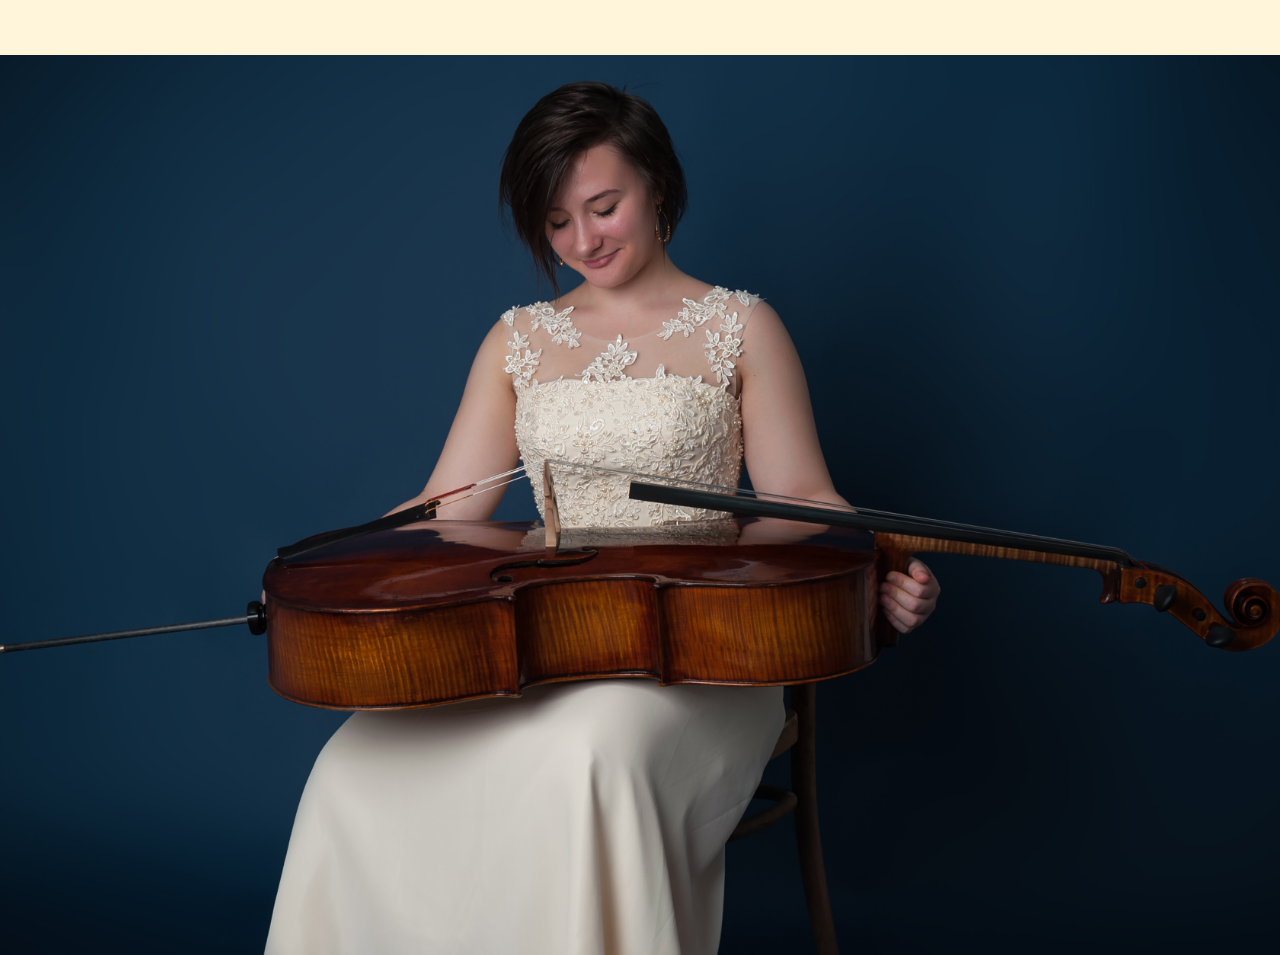
<file: index.html>
<!DOCTYPE html>
<html lang="en">
    <head>
        <script src="https://ajax.googleapis.com/ajax/libs/jquery/3.6.0/jquery.min.js"></script>
        <meta charset="utf-8" lang="en" />
        <meta name="keywords" content="Balog Nella Cellist">
        <meta name="description" content="Official website of Cellist Nella Balog">
        <meta name="viewport" content="width=device-width,initial-scale=1.0">
        <link rel="stylesheet" type="text/css" href="CSS/navbar.css"/>
        <link rel="stylesheet" type="text/css" href="CSS/Home.css"/>
        <link rel="icon" href="Images/logo.png">
        <title>Nella Balog</title>
    </head>
    <body>
        <script src="Js/common.js">
        
        </script>
        <div id="nav-placeholder"></div>

        <div class= "container">
            <div class="nev">
                <div class="felirat">
                    <!--
                    <svg id="svg-nev" viewBox="0 0 699 188" fill="none" xmlns="http://www.w3.org/2000/svg">
                        <path d="M129.047 61.1328C133.078 62.2578 136.5 63.5469 139.312 65C142.172 66.4531 144.562 67.9766 146.484 69.5703C148.453 71.1172 150 72.7109 151.125 74.3516C152.25 75.9922 153.117 77.5625 153.727 79.0625C154.336 80.5625 154.711 81.9688 154.852 83.2812C155.039 84.5469 155.133 85.625 155.133 86.5156C155.133 89.7969 154.5 92.7266 153.234 95.3047C152.016 97.8828 150.352 100.156 148.242 102.125C146.133 104.094 143.672 105.758 140.859 107.117C138.094 108.477 135.188 109.578 132.141 110.422C129.094 111.312 125.977 111.945 122.789 112.32C119.602 112.742 116.578 112.953 113.719 112.953C109.078 112.953 104.273 112.484 99.3047 111.547C94.3828 110.609 89.3906 109.086 84.3281 106.977C83.2031 106.508 82.6406 105.688 82.6406 104.516C82.6406 103.719 82.9219 103.086 83.4844 102.617C84.0469 102.102 84.6562 101.844 85.3125 101.844C85.6406 101.844 85.9922 101.914 86.3672 102.055C90.7266 103.883 95.2031 105.266 99.7969 106.203C104.391 107.141 109.008 107.609 113.648 107.609C119.977 107.609 125.414 107 129.961 105.781C134.508 104.562 138.234 102.969 141.141 101C144.094 98.9844 146.273 96.7344 147.68 94.25C149.086 91.7188 149.789 89.1641 149.789 86.5859C149.789 83.7266 148.992 81.0781 147.398 78.6406C145.852 76.2031 143.625 74.0234 140.719 72.1016C137.859 70.1797 134.414 68.5391 130.383 67.1797C126.352 65.8203 121.875 64.8125 116.953 64.1562C113.719 64.7188 110.578 65.1172 107.531 65.3516C104.484 65.5859 101.672 65.7031 99.0938 65.7031H97.4766C97.1484 65.7031 96.8438 65.6797 96.5625 65.6328C93.1875 73.7422 89.1562 80.75 84.4688 86.6562C79.8281 92.5625 74.8594 97.4609 69.5625 101.352C64.3125 105.195 58.8984 108.055 53.3203 109.93C47.7891 111.758 42.4688 112.672 37.3594 112.672C32.0625 112.672 27.1875 111.922 22.7344 110.422C18.3281 108.969 14.5312 106.883 11.3438 104.164C8.15625 101.445 5.67188 98.1641 3.89062 94.3203C2.10938 90.4297 1.21875 86.0938 1.21875 81.3125C1.21875 76.3438 2.17969 71.2109 4.10156 65.9141C6.07031 60.5703 8.97656 55.1562 12.8203 49.6719C16.4766 44.5156 20.5312 39.8984 24.9844 35.8203C29.4375 31.6953 34.1016 28.0859 38.9766 24.9922C43.8984 21.8984 48.9609 19.25 54.1641 17.0469C59.3672 14.8438 64.5234 13.0391 69.6328 11.6328C74.7891 10.2266 79.8047 9.21875 84.6797 8.60938C89.6016 7.95312 94.2188 7.625 98.5312 7.625C102.047 7.625 105.398 7.74219 108.586 7.97656C111.773 8.21094 114.82 8.5625 117.727 9.03125C119.414 7.15625 120.773 5.82031 121.805 5.02344C122.836 4.17969 123.422 3.71094 123.562 3.61719C124.125 3.33594 124.617 3.19531 125.039 3.19531C125.695 3.19531 126.281 3.38281 126.797 3.75781C127.312 4.13281 127.57 4.67188 127.57 5.375C127.57 6.3125 127.242 7.10938 126.586 7.76562C125.93 8.375 125.039 9.21875 123.914 10.2969C132.492 12.4062 139.055 15.5938 143.602 19.8594C148.148 24.0781 150.422 29.3047 150.422 35.5391C150.422 38.9609 149.859 42.0312 148.734 44.75C147.609 47.4688 146.062 49.8594 144.094 51.9219C142.172 53.9844 139.898 55.7891 137.273 57.3359C134.695 58.8359 131.953 60.1016 129.047 61.1328ZM117.023 58.8125C119.086 58.4375 121.195 57.9453 123.352 57.3359C125.555 56.7266 127.688 56 129.75 55.1562C131.859 54.2656 133.852 53.2344 135.727 52.0625C137.602 50.8438 139.219 49.4375 140.578 47.8438C141.984 46.2031 143.086 44.375 143.883 42.3594C144.727 40.3438 145.148 38.0469 145.148 35.4688C145.148 30.2188 142.969 25.8828 138.609 22.4609C134.25 19.0391 127.992 16.5078 119.836 14.8672C117.492 17.7734 115.289 20.9844 113.227 24.5C111.164 28.0156 109.266 31.6719 107.531 35.4688C105.797 39.2188 104.227 43.0391 102.82 46.9297C101.461 50.7734 100.336 54.5 99.4453 58.1094C100.383 58.0625 101.25 58.0391 102.047 58.0391C102.844 58.0391 103.523 58.0391 104.086 58.0391C105.914 58.0391 107.906 58.1094 110.062 58.25C112.219 58.3438 114.539 58.5312 117.023 58.8125ZM113.859 13.8828C111.469 13.5547 109.008 13.3203 106.477 13.1797C103.945 13.0391 101.297 12.9688 98.5312 12.9688C94.4062 12.9688 90.0234 13.2734 85.3828 13.8828C80.7422 14.4922 75.9844 15.4531 71.1094 16.7656C66.2344 18.0781 61.3125 19.7891 56.3438 21.8984C51.4219 23.9609 46.6172 26.4688 41.9297 29.4219C37.2891 32.3281 32.8594 35.7266 28.6406 39.6172C24.4219 43.5078 20.5781 47.8906 17.1094 52.7656C13.5938 57.7344 10.9453 62.6328 9.16406 67.4609C7.38281 72.2891 6.49219 76.8828 6.49219 81.2422C6.49219 85.3203 7.21875 88.9766 8.67188 92.2109C10.1719 95.4453 12.2812 98.1875 15 100.438C17.7188 102.641 20.9766 104.352 24.7734 105.57C28.5703 106.742 32.7656 107.328 37.3594 107.328C41.9531 107.328 46.7344 106.508 51.7031 104.867C56.6719 103.18 61.5234 100.625 66.2578 97.2031C70.9922 93.7344 75.4922 89.375 79.7578 84.125C84.0234 78.8281 87.75 72.5469 90.9375 65.2812C90.0938 65.2812 89.2266 65.0469 88.3359 64.5781C87.4453 64.0625 87 63.2656 87 62.1875C87 61.0625 87.5391 60.2656 88.6172 59.7969C89.6953 59.2812 91.3828 58.8594 93.6797 58.5312C94.9453 54.6875 96.2344 50.8438 97.5469 47C98.8594 43.1562 100.312 39.3594 101.906 35.6094C103.5 31.8594 105.258 28.1797 107.18 24.5703C109.102 20.9141 111.328 17.3516 113.859 13.8828Z" stroke="#FFF5DB" stroke-width="2" mask="url(#path-1-outside-1)"/>
                        <path d="M219.961 90.3828C219.773 90.7578 219.375 91.5547 218.766 92.7734C218.203 93.9453 217.453 95.3047 216.516 96.8516C215.625 98.3984 214.57 100.016 213.352 101.703C212.133 103.391 210.773 104.938 209.273 106.344C207.773 107.75 206.156 108.922 204.422 109.859C202.688 110.75 200.859 111.195 198.938 111.195C196.219 111.195 193.922 110.328 192.047 108.594C190.219 106.859 188.883 104.68 188.039 102.055C186.445 104.727 184.547 106.859 182.344 108.453C180.141 110 177.938 110.773 175.734 110.773C174 110.773 172.43 110.469 171.023 109.859C169.617 109.203 168.422 108.312 167.438 107.188C166.453 106.016 165.68 104.656 165.117 103.109C164.602 101.562 164.344 99.875 164.344 98.0469C164.344 94.3906 164.953 91.1797 166.172 88.4141C167.438 85.6016 169.031 83.2578 170.953 81.3828C172.875 79.5078 174.984 78.1016 177.281 77.1641C179.625 76.2266 181.875 75.7578 184.031 75.7578C185.484 75.7578 186.82 75.9688 188.039 76.3906C189.258 76.7656 190.289 77.1875 191.133 77.6562C192.023 78.125 192.703 78.5703 193.172 78.9922C193.641 79.3672 193.898 79.5781 193.945 79.625C194.461 80.2344 194.719 80.8672 194.719 81.5234C194.719 82.2266 194.461 82.8594 193.945 83.4219C193.43 83.9375 192.82 84.1953 192.117 84.1953C191.367 84.1953 190.734 83.9375 190.219 83.4219C190.125 83.3281 189.914 83.1641 189.586 82.9297C189.258 82.6484 188.812 82.3672 188.25 82.0859C187.688 81.8047 187.008 81.5703 186.211 81.3828C185.461 81.1484 184.594 81.0312 183.609 81.0312C182.156 81.0312 180.609 81.3594 178.969 82.0156C177.328 82.6719 175.828 83.7031 174.469 85.1094C173.109 86.4688 171.961 88.2031 171.023 90.3125C170.133 92.375 169.688 94.8359 169.688 97.6953C169.688 98.5859 169.781 99.5 169.969 100.438C170.156 101.328 170.484 102.148 170.953 102.898C171.422 103.648 172.055 104.258 172.852 104.727C173.648 105.195 174.633 105.43 175.805 105.43C176.648 105.43 177.609 105.148 178.688 104.586C179.812 104.023 180.867 103.156 181.852 101.984C182.883 100.812 183.797 99.3359 184.594 97.5547C185.438 95.7734 186.023 93.6641 186.352 91.2266C186.445 90.5703 186.75 90.0312 187.266 89.6094C187.781 89.1406 188.391 88.9062 189.094 88.9062C189.75 88.9062 190.312 89.1641 190.781 89.6797C191.297 90.1953 191.578 90.7812 191.625 91.4375C191.672 92.3281 191.766 93.5938 191.906 95.2344C192.047 96.8281 192.352 98.4219 192.82 100.016C193.336 101.609 194.086 102.992 195.07 104.164C196.055 105.336 197.414 105.922 199.148 105.922C200.273 105.922 201.375 105.617 202.453 105.008C203.578 104.398 204.656 103.602 205.688 102.617C206.766 101.586 207.773 100.438 208.711 99.1719C209.695 97.8594 210.586 96.5469 211.383 95.2344C212.18 93.9219 212.883 92.6562 213.492 91.4375C214.102 90.2188 214.617 89.1641 215.039 88.2734C215.273 87.7578 215.602 87.3594 216.023 87.0781C216.492 86.7969 216.984 86.6562 217.5 86.6562C218.297 86.6562 218.93 86.9609 219.398 87.5703C219.914 88.1328 220.172 88.7422 220.172 89.3984C220.172 89.7266 220.102 90.0547 219.961 90.3828Z" stroke="#FFF5DB" stroke-width="2" mask="url(#path-1-outside-1)"/>
                        <path d="M255.117 90.5234C254.602 91.6016 253.945 92.8906 253.148 94.3906C252.398 95.8438 251.531 97.3672 250.547 98.9609C249.562 100.555 248.461 102.148 247.242 103.742C246.023 105.289 244.688 106.695 243.234 107.961C241.828 109.18 240.305 110.164 238.664 110.914C237.07 111.711 235.359 112.109 233.531 112.109C230.719 112.109 228.305 111.242 226.289 109.508C224.273 107.773 222.562 105.5 221.156 102.688C219.75 99.875 218.602 96.6875 217.711 93.125C216.867 89.5156 216.211 85.8594 215.742 82.1562C215.273 78.4062 214.945 74.7734 214.758 71.2578C214.617 67.7422 214.547 64.625 214.547 61.9062C214.547 57.9688 214.664 53.8906 214.898 49.6719C215.18 45.4531 215.602 41.3281 216.164 37.2969C216.727 33.2656 217.43 29.4453 218.273 25.8359C219.164 22.2266 220.195 19.0625 221.367 16.3438C222.586 13.625 223.969 11.4688 225.516 9.875C227.062 8.28125 228.82 7.48438 230.789 7.48438C232.336 7.48438 233.719 7.85938 234.938 8.60938C236.203 9.3125 237.258 10.4844 238.102 12.125C238.945 13.7656 239.602 15.8984 240.07 18.5234C240.539 21.1484 240.773 24.3594 240.773 28.1562C240.773 32.8438 240.281 37.6953 239.297 42.7109C238.312 47.6797 236.977 52.6953 235.289 57.7578C233.602 62.8203 231.609 67.8828 229.312 72.9453C227.016 77.9609 224.555 82.8594 221.93 87.6406C223.102 93.5938 224.672 98.2812 226.641 101.703C228.609 105.078 230.977 106.766 233.742 106.766C235.617 106.766 237.422 106.039 239.156 104.586C240.891 103.086 242.484 101.328 243.938 99.3125C245.391 97.2969 246.656 95.2578 247.734 93.1953C248.859 91.0859 249.727 89.3984 250.336 88.1328C250.57 87.6641 250.898 87.3125 251.32 87.0781C251.742 86.7969 252.211 86.6562 252.727 86.6562C253.523 86.6562 254.156 86.9375 254.625 87.5C255.141 88.0625 255.398 88.6953 255.398 89.3984C255.398 89.6797 255.305 90.0547 255.117 90.5234ZM219.891 62.2578C219.891 65.2578 219.961 68.1406 220.102 70.9062C220.242 73.6719 220.43 76.3203 220.664 78.8516C222.633 75.0547 224.508 71.0234 226.289 66.7578C228.07 62.4453 229.641 58.1094 231 53.75C232.359 49.3438 233.438 44.9844 234.234 40.6719C235.078 36.3125 235.5 32.1641 235.5 28.2266C235.5 22.6953 235.055 18.7344 234.164 16.3438C233.273 13.9531 232.078 12.7578 230.578 12.7578C229.594 12.7578 228.633 13.4375 227.695 14.7969C226.805 16.1562 225.961 18.0078 225.164 20.3516C224.367 22.6953 223.641 25.4609 222.984 28.6484C222.328 31.8359 221.766 35.2578 221.297 38.9141C220.875 42.5703 220.523 46.3906 220.242 50.375C220.008 54.3594 219.891 58.3203 219.891 62.2578Z" stroke="#FFF5DB" stroke-width="2" mask="url(#path-1-outside-1)"/>
                        <path d="M282.82 102.266C281.648 102.266 280.617 102.172 279.727 101.984C279.023 103.391 278.18 104.703 277.195 105.922C276.211 107.094 275.062 108.125 273.75 109.016C272.484 109.906 271.055 110.609 269.461 111.125C267.867 111.641 266.133 111.898 264.258 111.898C262.055 111.898 260.039 111.5 258.211 110.703C256.383 109.953 254.789 108.898 253.43 107.539C252.07 106.133 251.016 104.469 250.266 102.547C249.516 100.578 249.141 98.4219 249.141 96.0781C249.141 93.0781 249.68 90.4766 250.758 88.2734C251.836 86.0234 253.078 84.1719 254.484 82.7188C255.891 81.2188 257.297 80.1172 258.703 79.4141C260.109 78.6641 261.164 78.2891 261.867 78.2891C262.664 78.2891 263.25 78.5 263.625 78.9219C264.047 79.3438 264.258 79.9062 264.258 80.6094C264.258 81.4062 264 82.0156 263.484 82.4375C263.016 82.8125 262.406 83.1875 261.656 83.5625C260.906 83.9375 260.109 84.4766 259.266 85.1797C258.422 85.8359 257.625 86.6797 256.875 87.7109C256.172 88.7422 255.586 89.9609 255.117 91.3672C254.648 92.7734 254.414 94.3438 254.414 96.0781C254.414 97.625 254.648 99.0781 255.117 100.438C255.586 101.75 256.266 102.898 257.156 103.883C258.047 104.82 259.102 105.57 260.32 106.133C261.539 106.648 262.898 106.906 264.398 106.906C267.07 106.906 269.273 106.297 271.008 105.078C272.789 103.812 274.148 102.219 275.086 100.297C272.32 98.8438 270.047 96.7812 268.266 94.1094C266.484 91.4375 265.594 88.4375 265.594 85.1094C265.594 82.4375 266.227 80.2578 267.492 78.5703C268.805 76.8828 270.516 76.0391 272.625 76.0391C273.891 76.0391 275.086 76.3438 276.211 76.9531C277.336 77.5625 278.32 78.5234 279.164 79.8359C280.055 81.1484 280.758 82.8359 281.273 84.8984C281.789 86.9609 282.047 89.4219 282.047 92.2812C282.047 93.7812 281.859 95.3516 281.484 96.9922C281.766 97.0391 282.047 97.0625 282.328 97.0625C282.609 97.0625 282.914 97.0625 283.242 97.0625C284.836 97.0625 286.266 96.875 287.531 96.5C288.797 96.125 289.945 95.5625 290.977 94.8125C292.008 94.0625 292.922 93.1016 293.719 91.9297C294.562 90.7578 295.359 89.3984 296.109 87.8516C296.25 87.5703 296.555 87.3125 297.023 87.0781C297.492 86.7969 297.961 86.6562 298.43 86.6562C299.039 86.6562 299.602 86.9141 300.117 87.4297C300.68 87.8984 300.961 88.5312 300.961 89.3281C300.961 89.7031 300.867 90.125 300.68 90.5938C300.492 91.0156 300.305 91.4141 300.117 91.7891C299.32 93.1953 298.383 94.5547 297.305 95.8672C296.273 97.1328 295.031 98.2578 293.578 99.2422C292.172 100.18 290.578 100.93 288.797 101.492C287.016 102.055 285.023 102.312 282.82 102.266ZM270.797 84.5469C270.797 85.4375 270.914 86.375 271.148 87.3594C271.383 88.3438 271.734 89.3281 272.203 90.3125C272.719 91.25 273.328 92.1641 274.031 93.0547C274.781 93.8984 275.648 94.625 276.633 95.2344C276.773 94.25 276.844 93.2891 276.844 92.3516C276.844 91.0859 276.75 89.7969 276.562 88.4844C276.375 87.1719 276.094 85.9766 275.719 84.8984C275.391 83.7734 274.969 82.8828 274.453 82.2266C273.938 81.5234 273.328 81.1719 272.625 81.1719C272.344 81.1719 271.969 81.3828 271.5 81.8047C271.031 82.2266 270.797 83.1406 270.797 84.5469Z" stroke="#FFF5DB" stroke-width="2" mask="url(#path-1-outside-1)"/>
                        <path d="M321.422 116.891C330.234 105.406 336.352 95.8672 339.773 88.2734C340.008 87.7578 340.312 87.3828 340.688 87.1484C341.109 86.8672 341.578 86.7266 342.094 86.7266C342.891 86.7266 343.547 87.0078 344.062 87.5703C344.578 88.0859 344.836 88.6953 344.836 89.3984C344.836 89.7266 344.766 90.0547 344.625 90.3828C342.562 95.0703 339.633 100.297 335.836 106.062C332.039 111.828 327.234 118.344 321.422 125.609C321.422 128.562 321.445 131.516 321.492 134.469C321.539 137.422 321.562 140.656 321.562 144.172C321.562 147.688 321.469 151.156 321.281 154.578C321.141 158.047 320.859 161.328 320.438 164.422C320.016 167.562 319.43 170.445 318.68 173.07C317.977 175.742 317.039 178.039 315.867 179.961C314.742 181.93 313.359 183.453 311.719 184.531C310.125 185.656 308.227 186.219 306.023 186.219C302.883 186.219 300.469 185.023 298.781 182.633C297.094 180.242 296.25 176.844 296.25 172.438C296.25 170.094 296.461 167.539 296.883 164.773C297.352 162.055 298.008 159.242 298.852 156.336C299.695 153.43 300.703 150.477 301.875 147.477C303.094 144.523 304.43 141.641 305.883 138.828C307.336 136.016 308.906 133.32 310.594 130.742C312.328 128.164 314.156 125.82 316.078 123.711C316.125 120.43 316.148 117.172 316.148 113.938C316.195 110.703 316.266 107.727 316.359 105.008C314.953 106.789 313.266 108.195 311.297 109.227C309.375 110.258 307.453 110.773 305.531 110.773C303.891 110.773 302.391 110.469 301.031 109.859C299.719 109.203 298.594 108.312 297.656 107.188C296.719 106.016 295.992 104.656 295.477 103.109C294.961 101.562 294.703 99.875 294.703 98.0469C294.703 94.3906 295.312 91.1797 296.531 88.4141C297.797 85.6016 299.391 83.2578 301.312 81.3828C303.234 79.5078 305.344 78.1016 307.641 77.1641C309.984 76.2266 312.234 75.7578 314.391 75.7578C315.844 75.7578 317.18 75.9453 318.398 76.3203C319.617 76.6953 320.648 77.1172 321.492 77.5859C322.383 78.0547 323.062 78.5 323.531 78.9219C324 79.3438 324.258 79.5781 324.305 79.625C324.82 80.1875 325.078 80.8203 325.078 81.5234C325.078 82.2266 324.82 82.8594 324.305 83.4219C323.789 83.9375 323.18 84.1953 322.477 84.1953C321.82 84.1953 321.188 83.9375 320.578 83.4219C320.391 83.2812 320.133 83.0938 319.805 82.8594C319.523 82.5781 319.125 82.2969 318.609 82.0156C318.141 81.7344 317.555 81.5 316.852 81.3125C316.195 81.125 315.398 81.0312 314.461 81.0312C313.055 81.0312 311.508 81.3594 309.82 82.0156C308.133 82.625 306.562 83.6094 305.109 84.9688C303.656 86.3281 302.438 88.0859 301.453 90.2422C300.469 92.3516 299.977 94.9062 299.977 97.9062C299.977 100.156 300.469 101.984 301.453 103.391C302.438 104.75 303.961 105.43 306.023 105.43C307.008 105.43 308.039 105.148 309.117 104.586C310.242 104.023 311.32 103.156 312.352 101.984C313.383 100.812 314.273 99.3359 315.023 97.5547C315.82 95.7734 316.383 93.6641 316.711 91.2266C316.805 90.5703 317.109 90.0312 317.625 89.6094C318.141 89.1406 318.75 88.9062 319.453 88.9062C320.25 88.9062 320.859 89.1875 321.281 89.75C321.75 90.3125 321.984 90.9453 321.984 91.6484C321.984 91.6953 321.961 92.4219 321.914 93.8281C321.867 95.1875 321.82 97.0156 321.773 99.3125C321.727 101.609 321.656 104.281 321.562 107.328C321.516 110.328 321.469 113.516 321.422 116.891ZM316.078 132.289C313.875 135.336 311.883 138.641 310.102 142.203C308.32 145.812 306.797 149.445 305.531 153.102C304.266 156.758 303.281 160.297 302.578 163.719C301.922 167.188 301.594 170.281 301.594 173C301.594 174.734 301.734 176.117 302.016 177.148C302.344 178.18 302.719 178.977 303.141 179.539C303.609 180.102 304.102 180.477 304.617 180.664C305.18 180.852 305.695 180.945 306.164 180.945C307.617 180.945 308.883 180.359 309.961 179.188C311.039 178.016 311.953 176.445 312.703 174.477C313.453 172.555 314.062 170.328 314.531 167.797C315 165.266 315.352 162.641 315.586 159.922C315.82 157.25 315.984 154.578 316.078 151.906C316.172 149.234 316.219 146.773 316.219 144.523C316.219 142.508 316.219 140.492 316.219 138.477C316.219 136.461 316.172 134.398 316.078 132.289Z" stroke="#FFF5DB" stroke-width="2" mask="url(#path-1-outside-1)"/>
                        <path d="M557.391 4.25C557.297 4.95312 556.992 5.51562 556.477 5.9375C555.961 6.35938 555.375 6.57031 554.719 6.57031C554.625 6.57031 554.461 6.57031 554.227 6.57031C553.992 6.52344 553.453 6.5 552.609 6.5C551.719 6.5 550.57 6.59375 549.164 6.78125C547.805 6.96875 546.281 7.36719 544.594 7.97656C542.953 8.53906 541.219 9.38281 539.391 10.5078C537.609 11.6328 535.852 13.1562 534.117 15.0781C532.383 16.9531 530.742 19.2969 529.195 22.1094C527.648 24.875 526.336 28.2266 525.258 32.1641C524.695 34.1328 524.039 36.9688 523.289 40.6719C522.586 44.3281 521.812 48.4531 520.969 53.0469C520.172 57.6406 519.352 62.5391 518.508 67.7422C517.711 72.9453 516.938 78.0547 516.188 83.0703C515.484 88.0859 514.828 92.8672 514.219 97.4141C513.609 101.914 513.141 105.781 512.812 109.016C512.719 109.625 512.438 110.164 511.969 110.633C511.547 111.148 511.008 111.406 510.352 111.406C509.695 111.406 509.109 111.242 508.594 110.914C508.125 110.586 507.797 110.094 507.609 109.438C507 107.188 506.039 104.07 504.727 100.086C503.414 96.1016 501.891 91.625 500.156 86.6562C498.469 81.6406 496.617 76.3203 494.602 70.6953C492.586 65.0703 490.57 59.5156 488.555 54.0312C486.586 48.5 484.664 43.2266 482.789 38.2109C480.961 33.1484 479.344 28.6953 477.938 24.8516C477.703 27.4766 477.328 30.4062 476.812 33.6406C476.344 36.8281 475.688 40.2734 474.844 43.9766C474.047 47.6328 473.039 51.5234 471.82 55.6484C470.602 59.7266 469.148 63.9688 467.461 68.375C464.836 75.125 461.742 80.8906 458.18 85.6719C454.664 90.4531 450.961 94.4375 447.07 97.625C443.18 100.812 439.219 103.344 435.188 105.219C431.203 107.047 427.453 108.43 423.938 109.367C420.422 110.305 417.258 110.891 414.445 111.125C411.633 111.406 409.477 111.547 407.977 111.547C402.82 111.547 398.062 110.867 393.703 109.508C389.391 108.148 385.641 106.227 382.453 103.742C379.312 101.211 376.852 98.2109 375.07 94.7422C373.336 91.2266 372.469 87.3594 372.469 83.1406C372.469 79.3438 373.312 75.8047 375 72.5234C376.734 69.1953 379.031 66.3125 381.891 63.875C384.797 61.4375 388.102 59.5156 391.805 58.1094C395.555 56.7031 399.445 56 403.477 56C406.805 56 409.781 56.3281 412.406 56.9844C415.078 57.6406 417.422 58.4844 419.438 59.5156C421.5 60.5 423.258 61.5781 424.711 62.75C426.211 63.9219 427.43 65.0469 428.367 66.125C429.352 67.1562 430.078 68.0469 430.547 68.7969C431.062 69.5469 431.367 69.9922 431.461 70.1328C431.648 70.5078 431.742 70.9297 431.742 71.3984C431.742 72.0547 431.484 72.6641 430.969 73.2266C430.5 73.7891 429.867 74.0703 429.07 74.0703C428.039 74.0703 427.266 73.6016 426.75 72.6641C426.703 72.5234 426.234 71.8672 425.344 70.6953C424.5 69.4766 423.164 68.1641 421.336 66.7578C419.555 65.3516 417.234 64.0859 414.375 62.9609C411.516 61.7891 408.047 61.2031 403.969 61.2031C400.641 61.2031 397.383 61.7656 394.195 62.8906C391.055 64.0156 388.266 65.5625 385.828 67.5312C383.391 69.5 381.422 71.8438 379.922 74.5625C378.469 77.2344 377.742 80.1406 377.742 83.2812C377.742 86.7031 378.539 89.8438 380.133 92.7031C381.727 95.5156 383.883 97.9297 386.602 99.9453C389.367 101.961 392.555 103.531 396.164 104.656C399.82 105.734 403.711 106.273 407.836 106.273C409.43 106.273 411.539 106.156 414.164 105.922C416.789 105.688 419.719 105.148 422.953 104.305C426.234 103.461 429.68 102.195 433.289 100.508C436.898 98.7734 440.461 96.4297 443.977 93.4766C447.492 90.5234 450.844 86.8438 454.031 82.4375C457.266 78.0312 460.102 72.6875 462.539 66.4062C465.07 59.9375 467.039 53.7969 468.445 47.9844C469.898 42.125 470.977 36.8516 471.68 32.1641C472.383 27.4766 472.805 23.4922 472.945 20.2109C473.133 16.8828 473.227 14.5156 473.227 13.1094V11.7031C473.227 10.9531 473.461 10.3203 473.93 9.80469C474.445 9.24219 475.102 8.96094 475.898 8.96094C477.07 8.96094 477.891 9.54688 478.359 10.7188C478.5 11.0469 478.898 12.1484 479.555 14.0234C480.258 15.8984 481.148 18.3359 482.227 21.3359C483.352 24.2891 484.617 27.7109 486.023 31.6016C487.477 35.4922 489 39.6406 490.594 44.0469C492.188 48.4062 493.828 52.9297 495.516 57.6172C497.203 62.3047 498.844 66.9219 500.438 71.4688C502.078 76.0156 503.625 80.3984 505.078 84.6172C506.531 88.8359 507.844 92.6797 509.016 96.1484C509.531 92.3984 510.094 88.4375 510.703 84.2656C511.312 80.0469 511.945 75.8047 512.602 71.5391C513.305 67.2266 513.984 63.0078 514.641 58.8828C515.344 54.7578 516.023 50.8906 516.68 47.2812C517.383 43.6719 518.016 40.4375 518.578 37.5781C519.141 34.7188 519.656 32.4219 520.125 30.6875C521.156 26.5625 522.633 22.7188 524.555 19.1562C526.477 15.5469 528.797 12.4062 531.516 9.73438C534.281 7.0625 537.422 4.97656 540.938 3.47656C544.5 1.92969 548.438 1.15625 552.75 1.15625C554.391 1.15625 555.562 1.34375 556.266 1.71875C557.016 2.09375 557.391 2.82031 557.391 3.89844V4.25Z" stroke="#FFF5DB" stroke-width="2" mask="url(#path-1-outside-1)"/>
                        <path d="M543.891 102.266C544.875 103.625 546.141 104.727 547.688 105.57C549.234 106.367 551.133 106.766 553.383 106.766C555.68 106.766 557.766 106.227 559.641 105.148C561.516 104.023 563.227 102.57 564.773 100.789C566.32 99.0078 567.703 97.0156 568.922 94.8125C570.141 92.6094 571.242 90.4062 572.227 88.2031C572.461 87.6875 572.789 87.3125 573.211 87.0781C573.633 86.7969 574.102 86.6562 574.617 86.6562C575.414 86.6562 576.047 86.9375 576.516 87.5C577.031 88.0625 577.289 88.6719 577.289 89.3281C577.289 89.5625 577.266 89.7734 577.219 89.9609C577.172 90.1016 577.102 90.2656 577.008 90.4531C573.773 97.5781 570.234 102.945 566.391 106.555C562.594 110.164 558.281 112.016 553.453 112.109C550.359 112.109 547.688 111.5 545.438 110.281C543.188 109.109 541.336 107.586 539.883 105.711C538.43 103.789 537.352 101.633 536.648 99.2422C535.945 96.8516 535.594 94.4609 535.594 92.0703C535.594 89.6797 535.875 87.4766 536.438 85.4609C537.047 83.4453 537.891 81.6875 538.969 80.1875C540.094 78.6875 541.406 77.5156 542.906 76.6719C544.453 75.8281 546.141 75.4062 547.969 75.4062C549.047 75.4062 550.102 75.6406 551.133 76.1094C552.211 76.5312 553.172 77.1641 554.016 78.0078C554.859 78.8047 555.539 79.7891 556.055 80.9609C556.57 82.1328 556.828 83.4688 556.828 84.9688C556.828 86.8906 556.5 88.6953 555.844 90.3828C555.188 92.0703 554.273 93.6406 553.102 95.0938C551.977 96.5469 550.617 97.8828 549.023 99.1016C547.43 100.32 545.719 101.375 543.891 102.266ZM541.781 97.6953C543.234 97.0859 544.547 96.3125 545.719 95.375C546.938 94.4375 547.969 93.4062 548.812 92.2812C549.656 91.1562 550.312 89.9844 550.781 88.7656C551.25 87.5 551.484 86.2344 551.484 84.9688C551.484 83.5625 551.133 82.5078 550.43 81.8047C549.727 81.0547 548.906 80.6797 547.969 80.6797C546.703 80.6797 545.625 81.0312 544.734 81.7344C543.844 82.4375 543.117 83.3516 542.555 84.4766C541.992 85.6016 541.57 86.8672 541.289 88.2734C541.055 89.6328 540.938 90.9922 540.938 92.3516C540.938 93.1953 541.008 94.0859 541.148 95.0234C541.336 95.9609 541.547 96.8516 541.781 97.6953Z" stroke="#FFF5DB" stroke-width="2" mask="url(#path-1-outside-1)"/>
                        <path d="M612.305 90.5234C611.789 91.6016 611.133 92.8906 610.336 94.3906C609.586 95.8438 608.719 97.3672 607.734 98.9609C606.75 100.555 605.648 102.148 604.43 103.742C603.211 105.289 601.875 106.695 600.422 107.961C599.016 109.18 597.492 110.164 595.852 110.914C594.258 111.711 592.547 112.109 590.719 112.109C587.906 112.109 585.492 111.242 583.477 109.508C581.461 107.773 579.75 105.5 578.344 102.688C576.938 99.875 575.789 96.6875 574.898 93.125C574.055 89.5156 573.398 85.8594 572.93 82.1562C572.461 78.4062 572.133 74.7734 571.945 71.2578C571.805 67.7422 571.734 64.625 571.734 61.9062C571.734 57.9688 571.852 53.8906 572.086 49.6719C572.367 45.4531 572.789 41.3281 573.352 37.2969C573.914 33.2656 574.617 29.4453 575.461 25.8359C576.352 22.2266 577.383 19.0625 578.555 16.3438C579.773 13.625 581.156 11.4688 582.703 9.875C584.25 8.28125 586.008 7.48438 587.977 7.48438C589.523 7.48438 590.906 7.85938 592.125 8.60938C593.391 9.3125 594.445 10.4844 595.289 12.125C596.133 13.7656 596.789 15.8984 597.258 18.5234C597.727 21.1484 597.961 24.3594 597.961 28.1562C597.961 32.8438 597.469 37.6953 596.484 42.7109C595.5 47.6797 594.164 52.6953 592.477 57.7578C590.789 62.8203 588.797 67.8828 586.5 72.9453C584.203 77.9609 581.742 82.8594 579.117 87.6406C580.289 93.5938 581.859 98.2812 583.828 101.703C585.797 105.078 588.164 106.766 590.93 106.766C592.805 106.766 594.609 106.039 596.344 104.586C598.078 103.086 599.672 101.328 601.125 99.3125C602.578 97.2969 603.844 95.2578 604.922 93.1953C606.047 91.0859 606.914 89.3984 607.523 88.1328C607.758 87.6641 608.086 87.3125 608.508 87.0781C608.93 86.7969 609.398 86.6562 609.914 86.6562C610.711 86.6562 611.344 86.9375 611.812 87.5C612.328 88.0625 612.586 88.6953 612.586 89.3984C612.586 89.6797 612.492 90.0547 612.305 90.5234ZM577.078 62.2578C577.078 65.2578 577.148 68.1406 577.289 70.9062C577.43 73.6719 577.617 76.3203 577.852 78.8516C579.82 75.0547 581.695 71.0234 583.477 66.7578C585.258 62.4453 586.828 58.1094 588.188 53.75C589.547 49.3438 590.625 44.9844 591.422 40.6719C592.266 36.3125 592.688 32.1641 592.688 28.2266C592.688 22.6953 592.242 18.7344 591.352 16.3438C590.461 13.9531 589.266 12.7578 587.766 12.7578C586.781 12.7578 585.82 13.4375 584.883 14.7969C583.992 16.1562 583.148 18.0078 582.352 20.3516C581.555 22.6953 580.828 25.4609 580.172 28.6484C579.516 31.8359 578.953 35.2578 578.484 38.9141C578.062 42.5703 577.711 46.3906 577.43 50.375C577.195 54.3594 577.078 58.3203 577.078 62.2578Z" stroke="#FFF5DB" stroke-width="2" mask="url(#path-1-outside-1)"/>
                        <path d="M647.602 90.5234C647.086 91.6016 646.43 92.8906 645.633 94.3906C644.883 95.8438 644.016 97.3672 643.031 98.9609C642.047 100.555 640.945 102.148 639.727 103.742C638.508 105.289 637.172 106.695 635.719 107.961C634.312 109.18 632.789 110.164 631.148 110.914C629.555 111.711 627.844 112.109 626.016 112.109C623.203 112.109 620.789 111.242 618.773 109.508C616.758 107.773 615.047 105.5 613.641 102.688C612.234 99.875 611.086 96.6875 610.195 93.125C609.352 89.5156 608.695 85.8594 608.227 82.1562C607.758 78.4062 607.43 74.7734 607.242 71.2578C607.102 67.7422 607.031 64.625 607.031 61.9062C607.031 57.9688 607.148 53.8906 607.383 49.6719C607.664 45.4531 608.086 41.3281 608.648 37.2969C609.211 33.2656 609.914 29.4453 610.758 25.8359C611.648 22.2266 612.68 19.0625 613.852 16.3438C615.07 13.625 616.453 11.4688 618 9.875C619.547 8.28125 621.305 7.48438 623.273 7.48438C624.82 7.48438 626.203 7.85938 627.422 8.60938C628.688 9.3125 629.742 10.4844 630.586 12.125C631.43 13.7656 632.086 15.8984 632.555 18.5234C633.023 21.1484 633.258 24.3594 633.258 28.1562C633.258 32.8438 632.766 37.6953 631.781 42.7109C630.797 47.6797 629.461 52.6953 627.773 57.7578C626.086 62.8203 624.094 67.8828 621.797 72.9453C619.5 77.9609 617.039 82.8594 614.414 87.6406C615.586 93.5938 617.156 98.2812 619.125 101.703C621.094 105.078 623.461 106.766 626.227 106.766C628.102 106.766 629.906 106.039 631.641 104.586C633.375 103.086 634.969 101.328 636.422 99.3125C637.875 97.2969 639.141 95.2578 640.219 93.1953C641.344 91.0859 642.211 89.3984 642.82 88.1328C643.055 87.6641 643.383 87.3125 643.805 87.0781C644.227 86.7969 644.695 86.6562 645.211 86.6562C646.008 86.6562 646.641 86.9375 647.109 87.5C647.625 88.0625 647.883 88.6953 647.883 89.3984C647.883 89.6797 647.789 90.0547 647.602 90.5234ZM612.375 62.2578C612.375 65.2578 612.445 68.1406 612.586 70.9062C612.727 73.6719 612.914 76.3203 613.148 78.8516C615.117 75.0547 616.992 71.0234 618.773 66.7578C620.555 62.4453 622.125 58.1094 623.484 53.75C624.844 49.3438 625.922 44.9844 626.719 40.6719C627.562 36.3125 627.984 32.1641 627.984 28.2266C627.984 22.6953 627.539 18.7344 626.648 16.3438C625.758 13.9531 624.562 12.7578 623.062 12.7578C622.078 12.7578 621.117 13.4375 620.18 14.7969C619.289 16.1562 618.445 18.0078 617.648 20.3516C616.852 22.6953 616.125 25.4609 615.469 28.6484C614.812 31.8359 614.25 35.2578 613.781 38.9141C613.359 42.5703 613.008 46.3906 612.727 50.375C612.492 54.3594 612.375 58.3203 612.375 62.2578Z" stroke="#FFF5DB" stroke-width="2" mask="url(#path-1-outside-1)"/>
                        <path d="M697.242 90.3828C697.055 90.7578 696.656 91.5547 696.047 92.7734C695.484 93.9453 694.734 95.3047 693.797 96.8516C692.906 98.3984 691.852 100.016 690.633 101.703C689.414 103.391 688.055 104.938 686.555 106.344C685.055 107.75 683.438 108.922 681.703 109.859C679.969 110.75 678.141 111.195 676.219 111.195C673.5 111.195 671.203 110.328 669.328 108.594C667.5 106.859 666.164 104.68 665.32 102.055C663.727 104.727 661.828 106.859 659.625 108.453C657.422 110 655.219 110.773 653.016 110.773C651.281 110.773 649.711 110.469 648.305 109.859C646.898 109.203 645.703 108.312 644.719 107.188C643.734 106.016 642.961 104.656 642.398 103.109C641.883 101.562 641.625 99.875 641.625 98.0469C641.625 94.3906 642.234 91.1797 643.453 88.4141C644.719 85.6016 646.312 83.2578 648.234 81.3828C650.156 79.5078 652.266 78.1016 654.562 77.1641C656.906 76.2266 659.156 75.7578 661.312 75.7578C662.766 75.7578 664.102 75.9688 665.32 76.3906C666.539 76.7656 667.57 77.1875 668.414 77.6562C669.305 78.125 669.984 78.5703 670.453 78.9922C670.922 79.3672 671.18 79.5781 671.227 79.625C671.742 80.2344 672 80.8672 672 81.5234C672 82.2266 671.742 82.8594 671.227 83.4219C670.711 83.9375 670.102 84.1953 669.398 84.1953C668.648 84.1953 668.016 83.9375 667.5 83.4219C667.406 83.3281 667.195 83.1641 666.867 82.9297C666.539 82.6484 666.094 82.3672 665.531 82.0859C664.969 81.8047 664.289 81.5703 663.492 81.3828C662.742 81.1484 661.875 81.0312 660.891 81.0312C659.438 81.0312 657.891 81.3594 656.25 82.0156C654.609 82.6719 653.109 83.7031 651.75 85.1094C650.391 86.4688 649.242 88.2031 648.305 90.3125C647.414 92.375 646.969 94.8359 646.969 97.6953C646.969 98.5859 647.062 99.5 647.25 100.438C647.438 101.328 647.766 102.148 648.234 102.898C648.703 103.648 649.336 104.258 650.133 104.727C650.93 105.195 651.914 105.43 653.086 105.43C653.93 105.43 654.891 105.148 655.969 104.586C657.094 104.023 658.148 103.156 659.133 101.984C660.164 100.812 661.078 99.3359 661.875 97.5547C662.719 95.7734 663.305 93.6641 663.633 91.2266C663.727 90.5703 664.031 90.0312 664.547 89.6094C665.062 89.1406 665.672 88.9062 666.375 88.9062C667.031 88.9062 667.594 89.1641 668.062 89.6797C668.578 90.1953 668.859 90.7812 668.906 91.4375C668.953 92.3281 669.047 93.5938 669.188 95.2344C669.328 96.8281 669.633 98.4219 670.102 100.016C670.617 101.609 671.367 102.992 672.352 104.164C673.336 105.336 674.695 105.922 676.43 105.922C677.555 105.922 678.656 105.617 679.734 105.008C680.859 104.398 681.938 103.602 682.969 102.617C684.047 101.586 685.055 100.438 685.992 99.1719C686.977 97.8594 687.867 96.5469 688.664 95.2344C689.461 93.9219 690.164 92.6562 690.773 91.4375C691.383 90.2188 691.898 89.1641 692.32 88.2734C692.555 87.7578 692.883 87.3594 693.305 87.0781C693.773 86.7969 694.266 86.6562 694.781 86.6562C695.578 86.6562 696.211 86.9609 696.68 87.5703C697.195 88.1328 697.453 88.7422 697.453 89.3984C697.453 89.7266 697.383 90.0547 697.242 90.3828Z" stroke="#FFF5DB" stroke-width="2" mask="url(#path-1-outside-1)"/>
                        </svg>

                        -->
                        <svg id="svg-nev" viewBox="0 0 683 163" fill="none" xmlns="http://www.w3.org/2000/svg">
                            
                            <path d="M63.056 63.728C63.056 57.584 59.84 54.512 53.408 54.512C52.64 54.512 51.776 54.56 50.816 54.656C49.952 54.752 49.376 54.656 49.088 54.368C48.896 53.984 48.992 53.6 49.376 53.216C50.24 52.064 53.072 51.488 57.872 51.488C62.768 51.488 65.984 53.6 67.52 57.824C68.192 59.456 68.528 61.184 68.528 63.008C68.528 67.136 66.992 71.84 63.92 77.12C58.736 85.76 51.584 91.904 42.464 95.552C37.76 97.472 32.528 98.432 26.768 98.432C21.104 98.432 15.92 96.512 11.216 92.672C6.60804 88.736 3.58404 83.216 2.14404 76.112C1.85604 74.288 1.71204 72.32 1.71204 70.208C1.71204 64.448 3.24804 57.776 6.32004 50.192C9.39204 42.512 14.528 35.168 21.728 28.16C35.36 14.72 49.76 6.41603 64.928 3.24803C69.152 2.38403 72.848 1.95203 76.016 1.95203C79.184 1.95203 81.872 2.09603 84.08 2.38403C90.032 3.24803 94.688 6.08003 98.048 10.88C100.736 14.624 102.08 19.376 102.08 25.136C102.08 30.32 101.504 34.688 100.352 38.24C99.2 41.696 98.432 44 98.048 45.152C97.664 46.208 96.944 47.888 95.888 50.192C94.928 52.496 94.304 53.984 94.016 54.656C93.728 55.328 92.96 57.056 91.712 59.84C87.68 68.576 85.76 72.992 85.952 73.088L90.416 65.888C96.272 56.864 102.608 48.224 109.424 39.968C122.096 24.608 133.472 14.624 143.552 10.016C149.216 7.32803 154.16 5.98403 158.384 5.98403C162.608 5.98403 166.112 7.04003 168.896 9.15203C171.776 11.168 173.216 14.672 173.216 19.664C173.216 24.656 171.632 30.752 168.464 37.952C165.296 45.056 160.64 54.176 154.496 65.312C148.448 76.448 143.312 86.576 139.088 95.696C134.864 104.816 132.752 112.928 132.752 120.032C132.752 122.528 133.088 124.784 133.76 126.8C135.104 131.216 137.696 133.424 141.536 133.424C143.648 133.424 145.808 132.896 148.016 131.84C150.32 130.784 152.048 130.256 153.2 130.256C154.352 130.256 154.928 130.88 154.928 132.128C154.928 133.376 154.016 134.48 152.192 135.44C150.368 136.496 148.88 137.024 147.728 137.024C132.368 137.024 124.688 130.352 124.688 117.008C124.688 112.112 125.504 107.168 127.136 102.176C128.864 97.184 134.864 83.888 145.136 62.288C155.408 40.688 160.976 27.056 161.84 21.392C162.032 20.528 162.128 19.712 162.128 18.944C162.128 14.912 159.776 12.896 155.072 12.896C151.904 12.896 148.304 13.952 144.272 16.064C129.2 23.264 114.848 37.04 101.216 57.392C93.152 69.392 83.984 86.432 73.712 108.512C69.968 116.576 68 120.8 67.808 121.184C66.464 123.968 63.776 125.36 59.744 125.36C57.344 125.36 56.048 124.592 55.856 123.056C55.76 122.768 55.76 122.432 55.856 122.048C60.464 115.232 66.896 102.656 75.152 84.32C83.504 65.888 89.216 49.856 92.288 36.224C93.248 31.712 93.728 27.728 93.728 24.272C93.728 20.72 93.248 17.696 92.288 15.2C90.272 10.112 86.864 7.18403 82.064 6.41603C80.624 6.22403 78.608 6.12803 76.016 6.12803C73.424 6.12803 69.536 6.89603 64.352 8.43203C59.264 9.87203 53.504 12.608 47.072 16.64C32.576 25.664 22.064 37.424 15.536 51.92C11.984 59.792 10.208 67.04 10.208 73.664C10.208 77.024 10.64 80.192 11.504 83.168C14.672 91.136 20.24 95.312 28.208 95.696C38.096 95.696 46.736 91.568 54.128 83.312C60.08 76.688 63.056 70.16 63.056 63.728Z" stroke="#FFF5DB" stroke-width="2" mask="url(#path-1-outside-1)"/>
                            <path d="M166.169 93.824C164.825 97.088 164.153 100.736 164.153 104.768C164.153 107.456 164.729 109.616 165.881 111.248C167.129 112.784 168.857 113.552 171.065 113.552C179.801 113.552 187.721 105.344 194.825 88.928C195.497 87.392 196.313 86.72 197.273 86.912C197.657 87.008 197.849 87.248 197.849 87.632C197.849 88.016 196.745 90.56 194.537 95.264C192.425 99.872 190.265 103.616 188.057 106.496C183.161 113.216 177.113 116.576 169.913 116.576C166.073 116.576 162.809 115.328 160.121 112.832C157.433 110.336 156.089 106.928 156.089 102.608C156.089 98.288 157.097 93.728 159.113 88.928C161.225 84.032 164.057 79.52 167.609 75.392C171.161 71.168 175.241 68.096 179.849 66.176C182.057 65.216 184.169 64.736 186.185 64.736C188.201 64.736 190.073 65.312 191.801 66.464C193.433 67.808 194.249 69.296 194.249 70.928C194.249 76.688 190.793 82.208 183.881 87.488C181.769 89.12 178.793 90.608 174.953 91.952C171.113 93.2 168.185 93.824 166.169 93.824ZM190.361 70.784C190.361 68.864 189.593 67.904 188.057 67.904C185.369 67.904 181.289 71.216 175.817 77.84C172.553 81.872 169.673 86.384 167.177 91.376C168.809 91.376 171.161 90.8 174.233 89.648C177.401 88.496 180.137 86.96 182.441 85.04C187.721 80.528 190.361 75.776 190.361 70.784Z" stroke="#FFF5DB" stroke-width="2" mask="url(#path-1-outside-1)"/>
                            <path d="M203.191 88.208C203.095 88.592 202.663 89.936 201.895 92.24C201.127 94.448 200.455 96.608 199.879 98.72C199.399 100.736 199.159 102.8 199.159 104.912C199.159 106.928 199.639 108.848 200.599 110.672C201.559 112.4 203.095 113.264 205.207 113.264C208.663 113.264 212.023 110.96 215.287 106.352C218.551 101.648 222.007 95.696 225.655 88.496C226.423 87.152 227.143 86.624 227.815 86.912C228.295 87.296 228.391 87.824 228.103 88.496C227.815 89.072 227.191 90.416 226.231 92.528C225.367 94.544 224.695 95.984 224.215 96.848C223.831 97.616 223.063 99.056 221.911 101.168C220.855 103.184 219.895 104.72 219.031 105.776C218.263 106.736 217.159 108.032 215.719 109.664C214.375 111.2 213.079 112.352 211.831 113.12C208.471 115.232 205.303 116.288 202.327 116.288C199.351 116.288 197.047 115.664 195.415 114.416C193.783 113.072 192.775 111.68 192.391 110.24C192.103 108.704 191.959 107.36 191.959 106.208C191.959 105.056 192.007 103.568 192.103 101.744C192.391 98.672 192.967 95.696 193.831 92.816C194.791 89.936 195.319 88.304 195.415 87.92C197.623 79.952 200.743 71.264 204.775 61.856C208.903 52.448 212.359 45.392 215.143 40.688C218.023 35.888 220.279 32.624 221.911 30.896C225.175 27.44 228.391 25.712 231.559 25.712C233.767 25.712 235.255 27.296 236.023 30.464C236.119 31.04 236.167 31.76 236.167 32.624C236.167 35.888 235.015 40.016 232.711 45.008C224.455 63.344 214.615 77.744 203.191 88.208ZM204.343 83.6C209.239 78.608 214.087 72.32 218.887 64.736C223.687 57.152 227.191 50.72 229.399 45.44C231.703 40.064 232.855 36.416 232.855 34.496C232.855 32.576 232.519 31.616 231.847 31.616C230.887 31.616 229.063 33.536 226.375 37.376C223.687 41.12 220.039 47.936 215.431 57.824C210.919 67.616 207.223 76.208 204.343 83.6Z" stroke="#FFF5DB" stroke-width="2" mask="url(#path-1-outside-1)"/>
                            <path d="M233.706 88.208C233.61 88.592 233.178 89.936 232.41 92.24C231.642 94.448 230.97 96.608 230.394 98.72C229.914 100.736 229.674 102.8 229.674 104.912C229.674 106.928 230.154 108.848 231.114 110.672C232.074 112.4 233.61 113.264 235.722 113.264C239.178 113.264 242.538 110.96 245.802 106.352C249.066 101.648 252.522 95.696 256.17 88.496C256.938 87.152 257.658 86.624 258.33 86.912C258.81 87.296 258.906 87.824 258.618 88.496C258.33 89.072 257.706 90.416 256.746 92.528C255.882 94.544 255.21 95.984 254.73 96.848C254.346 97.616 253.578 99.056 252.426 101.168C251.37 103.184 250.41 104.72 249.546 105.776C248.778 106.736 247.674 108.032 246.234 109.664C244.89 111.2 243.594 112.352 242.346 113.12C238.986 115.232 235.818 116.288 232.842 116.288C229.866 116.288 227.562 115.664 225.93 114.416C224.298 113.072 223.29 111.68 222.906 110.24C222.618 108.704 222.474 107.36 222.474 106.208C222.474 105.056 222.522 103.568 222.618 101.744C222.906 98.672 223.482 95.696 224.346 92.816C225.306 89.936 225.834 88.304 225.93 87.92C228.138 79.952 231.258 71.264 235.29 61.856C239.418 52.448 242.874 45.392 245.658 40.688C248.538 35.888 250.794 32.624 252.426 30.896C255.69 27.44 258.906 25.712 262.074 25.712C264.282 25.712 265.77 27.296 266.538 30.464C266.634 31.04 266.682 31.76 266.682 32.624C266.682 35.888 265.53 40.016 263.226 45.008C254.97 63.344 245.13 77.744 233.706 88.208ZM234.858 83.6C239.754 78.608 244.602 72.32 249.402 64.736C254.202 57.152 257.706 50.72 259.914 45.44C262.218 40.064 263.37 36.416 263.37 34.496C263.37 32.576 263.034 31.616 262.362 31.616C261.402 31.616 259.578 33.536 256.89 37.376C254.202 41.12 250.554 47.936 245.946 57.824C241.434 67.616 237.738 76.208 234.858 83.6Z" stroke="#FFF5DB" stroke-width="2" mask="url(#path-1-outside-1)"/>
                            <path d="M300.078 76.976C298.35 78.704 295.902 82.64 292.734 88.784C289.566 94.832 287.646 99.392 286.974 102.464C286.398 105.44 286.11 107.888 286.11 109.808C286.11 111.632 286.83 112.544 288.27 112.544C290.094 112.544 292.35 110.864 295.038 107.504C298.974 102.608 302.862 96.224 306.702 88.352C307.086 87.488 307.518 87.008 307.998 86.912C308.766 86.624 309.15 86.912 309.15 87.776C309.15 88.256 309.006 88.832 308.718 89.504C299.886 107.36 292.446 116.288 286.398 116.288C283.614 116.288 281.358 114.944 279.63 112.256C278.766 110.816 278.334 108.896 278.334 106.496C278.334 104.096 278.814 101.168 279.774 97.712C272.094 110.096 265.47 116.288 259.902 116.288C258.366 116.288 256.974 115.808 255.726 114.848C252.846 112.832 251.406 109.376 251.406 104.48C251.406 95.072 255.486 85.52 263.646 75.824C268.254 70.448 273.918 66.944 280.638 65.312C282.462 64.832 284.19 64.592 285.822 64.592C290.238 64.592 293.982 66.128 297.054 69.2C298.014 70.256 298.302 71.264 297.918 72.224C297.534 73.184 296.718 73.568 295.47 73.376C294.414 69.92 292.11 68.192 288.558 68.192C284.43 68.192 279.342 71.456 273.294 77.984C269.838 81.824 266.622 86.336 263.646 91.52C259.902 97.76 258.03 102.752 258.03 106.496C258.03 110.24 259.23 112.112 261.63 112.112C267.39 112.112 274.926 103.28 284.238 85.616C286.062 82.064 287.598 79.664 288.846 78.416C290.094 77.072 291.678 76.4 293.598 76.4C293.982 76.4 294.942 76.544 296.478 76.832C298.11 77.12 299.31 77.168 300.078 76.976Z" stroke="#FFF5DB" stroke-width="2" mask="url(#path-1-outside-1)"/>
                            <path d="M485.175 88.352C485.175 93.824 483.207 98.912 479.271 103.616C473.703 110.336 466.263 115.184 456.951 118.16C450.039 120.368 443.319 121.472 436.791 121.472C434.391 121.472 432.039 121.328 429.735 121.04C414.663 119.12 401.895 115.808 391.431 111.104C381.927 118.112 371.895 121.616 361.335 121.616C348.855 121.616 341.127 118.16 338.151 111.248C337.479 109.616 337.143 107.696 337.143 105.488C337.143 103.28 338.247 100.928 340.455 98.432C343.911 94.592 348.711 92.672 354.855 92.672C358.887 92.672 362.535 93.248 365.799 94.4C369.063 95.552 373.095 97.424 377.895 100.016C382.695 102.608 386.247 104.48 388.551 105.632C392.775 101.504 397.143 95.792 401.655 88.496C406.167 81.104 410.103 73.904 413.463 66.896C416.919 59.792 421.287 51.92 426.567 43.28C431.847 34.64 437.223 27.296 442.695 21.248L450.903 11.888C443.319 10.544 434.967 9.87203 425.847 9.87203C416.727 9.87203 406.695 11.072 395.751 13.472C380.775 16.64 369.255 23.072 361.191 32.768C356.295 38.624 353.847 44.192 353.847 49.472C353.847 56.48 357.255 61.04 364.071 63.152C366.471 63.824 368.583 64.16 370.407 64.16C372.231 64.16 374.343 63.824 376.743 63.152C379.143 62.48 381.447 61.088 383.655 58.976C385.959 56.768 387.591 54.656 388.551 52.64C389.607 50.624 390.135 49.136 390.135 48.176C390.135 47.12 390.615 46.592 391.575 46.592C392.535 46.688 393.063 47.36 393.159 48.608V48.752C392.103 55.76 388.359 61.088 381.927 64.736C377.991 66.848 374.055 67.904 370.119 67.904L362.631 66.608C352.455 63.056 347.367 56.432 347.367 46.736C347.367 40.112 350.295 33.584 356.151 27.152C365.559 16.592 379.383 10.016 397.623 7.42403C406.455 6.17603 415.623 5.55203 425.127 5.55203C434.727 5.55203 444.471 6.60803 454.359 8.72003C457.047 6.41603 459.399 4.88003 461.415 4.11203C463.431 3.34403 464.583 2.96003 464.871 2.96003C465.255 2.96003 465.495 3.00803 465.591 3.10403C466.167 3.10403 466.263 3.44003 465.879 4.11203C465.591 4.68803 464.535 5.55203 462.711 6.70403C460.983 7.85603 459.927 8.91203 459.543 9.87203C472.599 13.232 482.007 18.032 487.767 24.272C490.839 27.728 492.375 31.28 492.375 34.928C492.375 38.48 491.319 42.08 489.207 45.728C486.423 50.528 481.911 54.176 475.671 56.672C469.431 59.072 463.143 60.416 456.807 60.704C462.951 62.624 468.663 65.312 473.943 68.768C481.431 73.664 485.175 80.192 485.175 88.352ZM434.775 117.44C445.527 117.44 454.647 114.368 462.135 108.224C470.295 101.696 474.375 94.64 474.375 87.056C474.375 79.184 470.199 73.232 461.847 69.2C458.775 67.76 454.983 66.368 450.471 65.024C446.055 63.584 442.455 62.384 439.671 61.424C436.983 60.464 435.447 59.552 435.063 58.688C435.063 56.864 436.455 55.904 439.239 55.808C441.063 55.808 443.847 55.952 447.591 56.24C451.335 56.528 454.551 56.672 457.239 56.672C459.927 56.576 463.143 55.616 466.887 53.792C470.727 51.872 473.991 49.424 476.679 46.448C480.999 41.648 483.159 37.136 483.159 32.912C483.159 23.888 474.711 17.408 457.815 13.472C452.727 20.48 443.607 35.312 430.455 57.968C417.303 80.528 407.175 95.648 400.071 103.328L394.599 108.512C405.447 113.024 417.111 115.904 429.591 117.152C431.415 117.344 433.143 117.44 434.775 117.44ZM385.383 108.368C374.151 102.992 367.047 99.776 364.071 98.72C361.095 97.664 358.119 97.136 355.143 97.136C352.263 97.136 349.959 98.192 348.231 100.304C346.503 102.32 345.639 104.192 345.639 105.92C345.639 107.552 346.023 109.136 346.791 110.672C348.903 114.992 353.319 117.152 360.039 117.152C369.159 117.152 377.607 114.224 385.383 108.368Z" stroke="#FFF5DB" stroke-width="2" mask="url(#path-1-outside-1)"/>
                            <path d="M537.593 76.976C535.865 78.704 533.417 82.64 530.249 88.784C527.081 94.832 525.161 99.392 524.489 102.464C523.913 105.44 523.625 107.888 523.625 109.808C523.625 111.632 524.345 112.544 525.785 112.544C527.609 112.544 529.865 110.864 532.553 107.504C536.489 102.608 540.377 96.224 544.217 88.352C544.601 87.488 545.033 87.008 545.513 86.912C546.281 86.624 546.665 86.912 546.665 87.776C546.665 88.256 546.521 88.832 546.233 89.504C537.401 107.36 529.961 116.288 523.913 116.288C521.129 116.288 518.873 114.944 517.145 112.256C516.281 110.816 515.849 108.896 515.849 106.496C515.849 104.096 516.329 101.168 517.289 97.712C509.609 110.096 502.985 116.288 497.417 116.288C495.881 116.288 494.489 115.808 493.241 114.848C490.361 112.832 488.921 109.376 488.921 104.48C488.921 95.072 493.001 85.52 501.161 75.824C505.769 70.448 511.433 66.944 518.153 65.312C519.977 64.832 521.705 64.592 523.337 64.592C527.753 64.592 531.497 66.128 534.569 69.2C535.529 70.256 535.817 71.264 535.433 72.224C535.049 73.184 534.233 73.568 532.985 73.376C531.929 69.92 529.625 68.192 526.073 68.192C521.945 68.192 516.857 71.456 510.809 77.984C507.353 81.824 504.137 86.336 501.161 91.52C497.417 97.76 495.545 102.752 495.545 106.496C495.545 110.24 496.745 112.112 499.145 112.112C504.905 112.112 512.441 103.28 521.753 85.616C523.577 82.064 525.113 79.664 526.361 78.416C527.609 77.072 529.193 76.4 531.113 76.4C531.497 76.4 532.457 76.544 533.993 76.832C535.625 77.12 536.825 77.168 537.593 76.976Z" stroke="#FFF5DB" stroke-width="2" mask="url(#path-1-outside-1)"/>
                            <path d="M552.081 88.208C551.985 88.592 551.553 89.936 550.785 92.24C550.017 94.448 549.345 96.608 548.769 98.72C548.289 100.736 548.049 102.8 548.049 104.912C548.049 106.928 548.529 108.848 549.489 110.672C550.449 112.4 551.985 113.264 554.097 113.264C557.553 113.264 560.913 110.96 564.177 106.352C567.441 101.648 570.897 95.696 574.545 88.496C575.313 87.152 576.033 86.624 576.705 86.912C577.185 87.296 577.281 87.824 576.993 88.496C576.705 89.072 576.081 90.416 575.121 92.528C574.257 94.544 573.585 95.984 573.105 96.848C572.721 97.616 571.953 99.056 570.801 101.168C569.745 103.184 568.785 104.72 567.921 105.776C567.153 106.736 566.049 108.032 564.609 109.664C563.265 111.2 561.969 112.352 560.721 113.12C557.361 115.232 554.193 116.288 551.217 116.288C548.241 116.288 545.937 115.664 544.305 114.416C542.673 113.072 541.665 111.68 541.281 110.24C540.993 108.704 540.849 107.36 540.849 106.208C540.849 105.056 540.897 103.568 540.993 101.744C541.281 98.672 541.857 95.696 542.721 92.816C543.681 89.936 544.209 88.304 544.305 87.92C546.513 79.952 549.633 71.264 553.665 61.856C557.793 52.448 561.249 45.392 564.033 40.688C566.913 35.888 569.169 32.624 570.801 30.896C574.065 27.44 577.281 25.712 580.449 25.712C582.657 25.712 584.145 27.296 584.913 30.464C585.009 31.04 585.057 31.76 585.057 32.624C585.057 35.888 583.905 40.016 581.601 45.008C573.345 63.344 563.505 77.744 552.081 88.208ZM553.233 83.6C558.129 78.608 562.977 72.32 567.777 64.736C572.577 57.152 576.081 50.72 578.289 45.44C580.593 40.064 581.745 36.416 581.745 34.496C581.745 32.576 581.409 31.616 580.737 31.616C579.777 31.616 577.953 33.536 575.265 37.376C572.577 41.12 568.929 47.936 564.321 57.824C559.809 67.616 556.113 76.208 553.233 83.6Z" stroke="#FFF5DB" stroke-width="2" mask="url(#path-1-outside-1)"/>
                            <path d="M600.885 65.6C607.893 65.6 611.397 70.016 611.397 78.848C611.397 82.88 610.341 87.2 608.229 91.808C605.541 98.048 601.509 103.712 596.133 108.8C597.381 111.2 599.637 112.4 602.901 112.4C605.493 112.4 607.941 111.104 610.245 108.512C613.125 105.536 615.189 102.944 616.437 100.736C617.685 98.432 618.597 96.752 619.173 95.696C619.749 94.64 620.469 93.152 621.333 91.232C622.293 89.216 622.869 88.016 623.061 87.632C623.253 87.152 623.589 86.912 624.069 86.912C625.029 86.816 625.509 87.152 625.509 87.92C625.509 88.208 625.413 88.544 625.221 88.928L624.357 90.944C623.781 92.288 623.349 93.248 623.061 93.824C622.773 94.4 622.245 95.456 621.477 96.992C620.805 98.432 620.181 99.584 619.605 100.448C619.125 101.312 618.405 102.464 617.445 103.904C616.581 105.344 615.765 106.496 614.997 107.36C614.325 108.224 613.461 109.184 612.405 110.24C611.349 111.296 610.341 112.112 609.381 112.688C606.981 114.128 604.725 114.848 602.613 114.848C598.677 114.848 595.605 113.6 593.397 111.104C588.981 114.368 584.901 116 581.157 116C574.149 116 570.645 111.584 570.645 102.752C570.645 98.72 571.701 94.4 573.813 89.792C576.693 83.072 580.725 77.36 585.909 72.656C591.189 67.952 596.181 65.6 600.885 65.6ZM602.469 70.064C599.877 70.064 596.805 71.792 593.253 75.248C589.701 78.704 586.533 83.408 583.749 89.36C580.389 96.272 578.709 101.936 578.709 106.352C578.709 110.768 580.389 112.976 583.749 112.976C586.149 112.976 588.837 111.68 591.813 109.088C590.277 106.88 589.509 104.528 589.509 102.032C589.701 97.904 591.381 95.84 594.549 95.84C595.797 95.84 596.805 96.272 597.573 97.136C598.437 98 598.869 98.816 598.869 99.584C598.869 100.256 598.773 100.976 598.581 101.744C600.213 99.344 602.085 95.936 604.197 91.52C606.597 86.624 607.797 81.824 607.797 77.12C607.797 72.416 606.021 70.064 602.469 70.064Z" stroke="#FFF5DB" stroke-width="2" mask="url(#path-1-outside-1)"/>
                            <path d="M612.975 161.504C603.951 161.504 599.439 157.808 599.439 150.416C599.439 144.272 603.615 138.752 611.967 133.856C619.071 129.728 628.143 125.84 639.183 122.192C644.271 120.56 647.967 119.264 650.271 118.304C652.767 111.008 654.015 103.04 654.015 94.4C654.015 92.672 653.919 91.376 653.727 90.512C651.039 95.984 647.343 101.6 642.639 107.36C637.071 114.272 631.551 116.96 626.079 115.424C621.087 113.312 618.591 109.184 618.591 103.04C618.591 94.784 622.719 85.712 630.975 75.824C635.487 70.448 640.767 67.04 646.815 65.6C648.447 65.12 650.079 64.88 651.711 64.88C656.031 64.88 660.255 66.32 664.383 69.2C665.919 70.448 666.687 71.504 666.687 72.368C666.687 73.232 666.399 74.096 665.823 74.96C665.247 75.728 664.623 75.824 663.951 75.248C663.375 74.576 662.991 73.952 662.799 73.376C661.551 69.824 659.535 68.048 656.751 68.048C651.663 68.048 645.951 71.6 639.615 78.704C636.063 82.736 632.991 87.056 630.399 91.664C627.231 97.424 625.647 101.888 625.647 105.056C625.647 108.128 626.607 110.192 628.527 111.248C629.199 111.536 629.871 111.68 630.543 111.68C632.751 111.68 635.487 110.192 638.751 107.216C642.111 104.144 645.183 100.304 647.967 95.696C650.847 90.992 652.671 87.344 653.439 84.752C654.207 82.16 655.119 80.528 656.175 79.856C657.327 79.184 658.575 78.8 659.919 78.704C661.263 78.608 662.175 78.368 662.655 77.984C663.423 82.304 663.807 87.392 663.807 93.248C663.807 99.008 662.799 105.584 660.783 112.976C665.199 109.808 668.319 106.976 670.143 104.48C672.063 101.984 673.551 99.728 674.607 97.712C675.759 95.696 676.767 93.728 677.631 91.808C678.495 89.792 679.071 88.496 679.359 87.92C679.647 87.344 680.127 87.008 680.799 86.912C681.471 86.72 681.807 87.008 681.807 87.776C681.807 88.256 681.663 88.832 681.375 89.504C677.151 98.24 673.599 104.576 670.719 108.512C667.935 112.352 664.095 115.424 659.199 117.728C656.895 124.256 653.535 130.736 649.119 137.168C644.799 143.6 639.327 149.264 632.703 154.16C626.079 159.056 619.503 161.504 612.975 161.504ZM602.463 153.152C602.463 156.8 604.815 158.624 609.519 158.624C612.303 158.624 615.423 157.808 618.879 156.176C622.431 154.544 625.359 152.864 627.663 151.136C631.599 147.968 635.919 143.264 640.623 137.024C644.175 132.032 646.911 127.184 648.831 122.48L643.791 124.208C628.815 129.392 618.255 134 612.111 138.032C607.599 141.008 604.623 144.8 603.183 149.408C602.703 150.848 602.463 152.096 602.463 153.152Z" stroke="#FFF5DB" stroke-width="2" mask="url(#path-1-outside-1)"/>
                            </svg>
                            
                   
                            
                    <p class="cellist">
                        Cellist
                    </p>
                </div>
            </div>
        </div>
        <!-- <script src="Js/home.js"></script> -->
    </body>
</html>
</file>
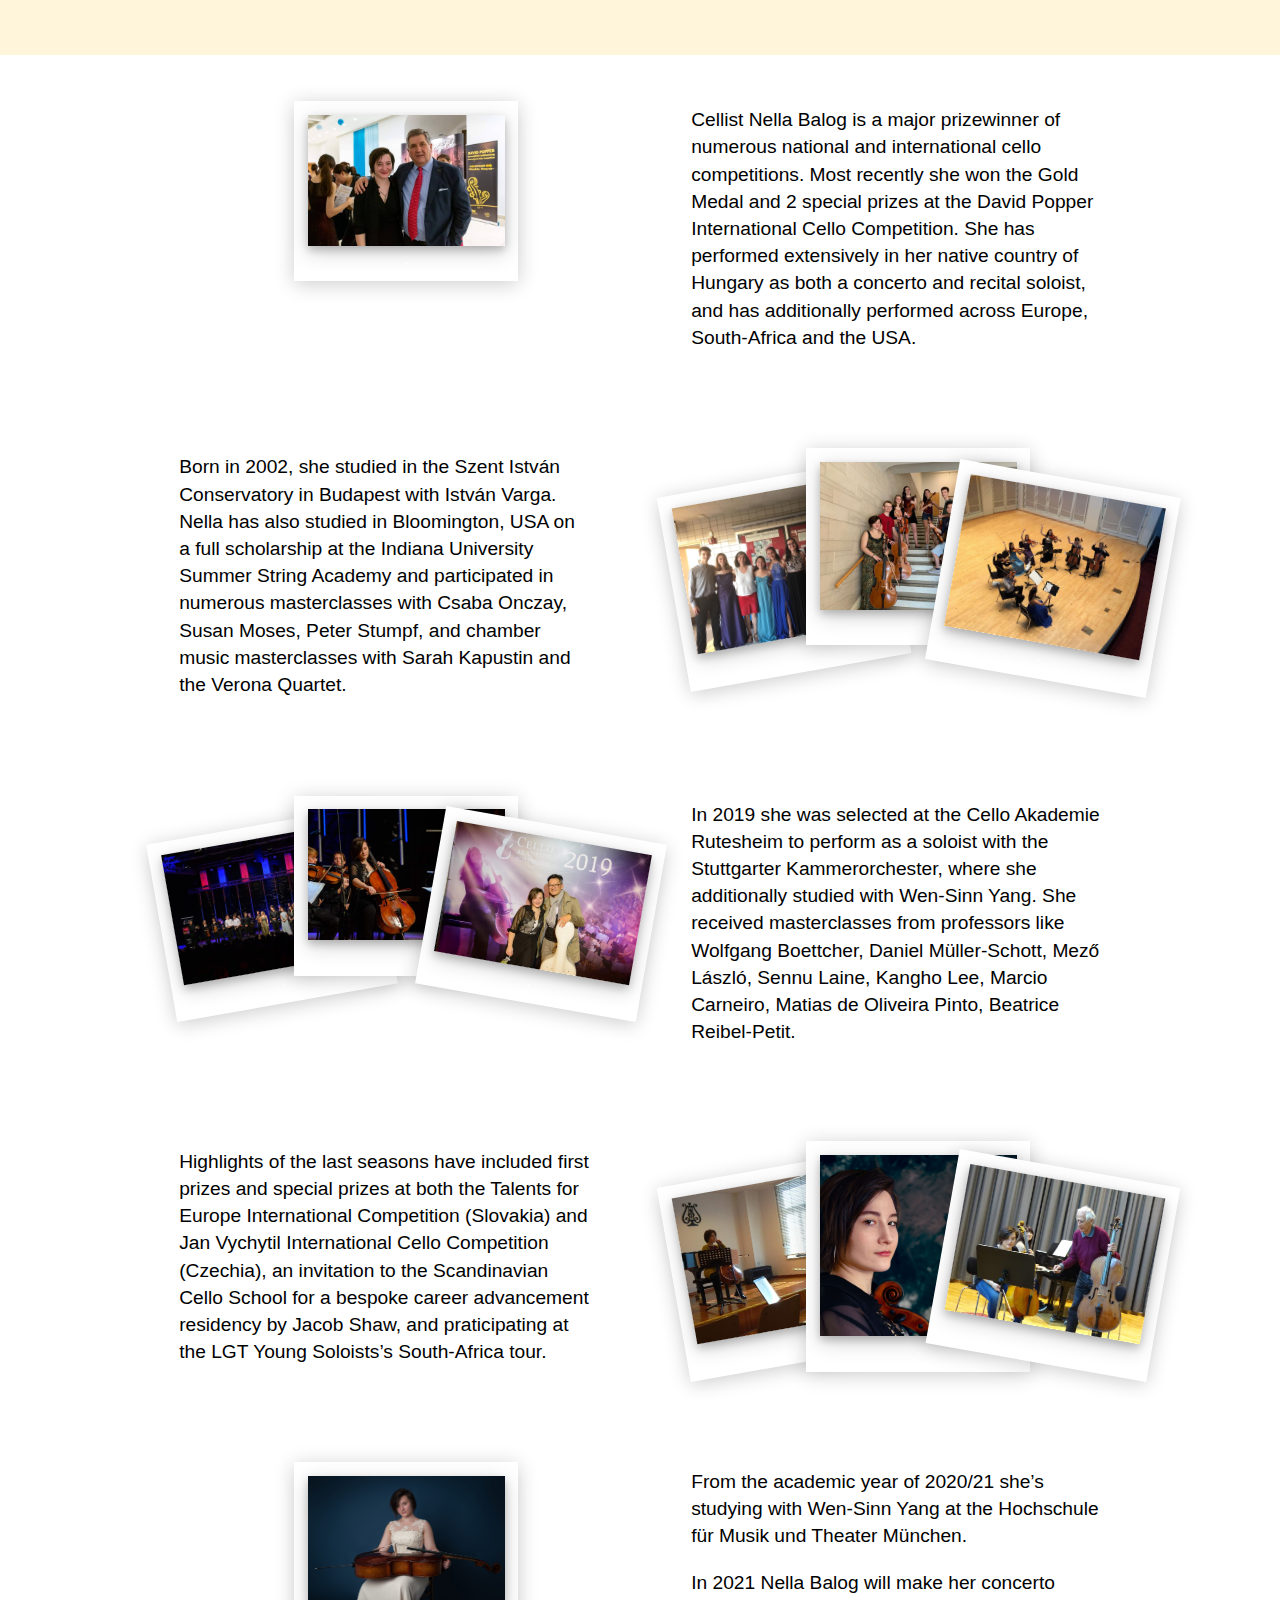
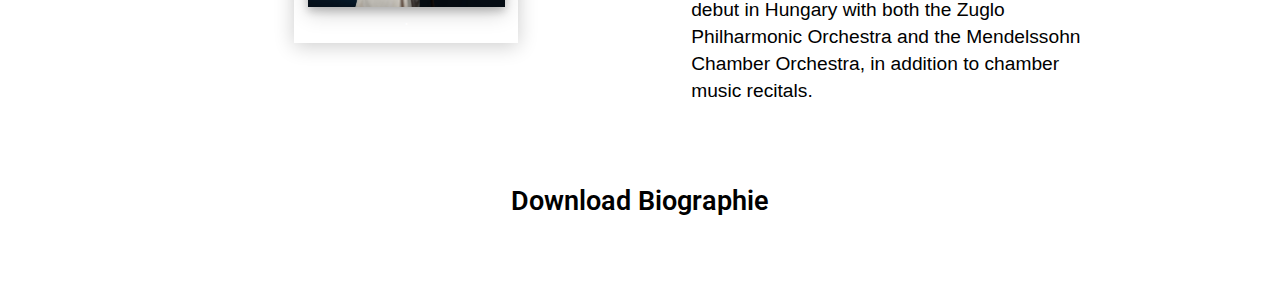
<file: Biographie.html>
<!DOCTYPE html>
<html lang="en">
    <head>
        <script src="https://ajax.googleapis.com/ajax/libs/jquery/3.6.0/jquery.min.js"></script>
        <meta name="description" content="Official website of cellist Balog Nella">
        <meta name="keywords" content="Balog Nella cellist">
        <meta charset="utf-8" lang="en" />
        <meta name="viewport" content="width=device-width,initial-scale=1.0">
        <link rel="stylesheet" type="text/css" href="CSS/navbar.css"/>
        <link rel="stylesheet" type="text/css" href="CSS/Biographie.css"/>
        <link rel="icon" href="Images/logo.png">
        <title>Balog Nella - Biographie</title>
    </head>
    <body>
        <script src="Js/common.js">
        
        </script>
        <div id="nav-placeholder"></div>
        
        <div class="flex-container-column"> 
            <div class="flex-container first-container">
                <div class="kep">
                    <div class="polaroid masodik">
                        <img loading="lazy" src="Images/Popper.jpg" alt="Popper Competition picture with Csaba Onczay" >
                        <div class="caption">.</div>
                    </div>
                </div>
                <div class="text">
                    <p>
                        Cellist Nella Balog is a major prizewinner of numerous national and international cello competitions. Most recently she won the Gold Medal and 2 special prizes at the David Popper International Cello Competition. She has performed extensively in her native country of Hungary as both a concerto and recital soloist, and has additionally performed across Europe, South-Africa and the USA.
                    </p>
                </div>
            </div>
            <div class="flex-container">
                <div class="kep">
                    <div class="polaroid elso">
                            <img loading="lazy" src="Images/Amerika.jpg" alt="Bloomington picture with octet" >
                            <div class="caption">.</div>                        
                        </div>
                    <div class="polaroid masodik">
                        <img loading="lazy" src="Images/amerikaGyak.jpg" alt="Bloomington picture with octet" >
                        <div class="caption">.</div>
                    </div>
                    <div class="polaroid harmadik">
                        <img loading="lazy" src="Images/amerikaKoncert.jpeg" alt="Bloomington picture with octet" >
                        <div class="caption">.</div>
                    </div>
                </div>
                <div class="text">
                    <p>
                        Born in 2002, she studied in the Szent István Conservatory in Budapest with István Varga. Nella has also studied in Bloomington, USA on a full scholarship at the Indiana University Summer String Academy and participated in numerous masterclasses with Csaba Onczay, Susan Moses, Peter Stumpf, and chamber music masterclasses with Sarah Kapustin and the Verona Quartet.
                    </p>
                </div>
            </div>
            <div class="flex-container">
                <div class="kep">
                    <div class="polaroid elso">
                            <img loading="lazy" src="Images/ruttesheim2.jpg" alt="Rutesheim picture with other cellist" >
                            <div class="caption">.</div>                        
                        </div>
                    <div class="polaroid masodik">
                        <img loading="lazy" src="Images/zenekarNella.jpg" alt="Rutesheim picture durin performance" >
                        <div class="caption">.</div>
                    </div>
                    <div class="polaroid harmadik">
                        <img loading="lazy" src="Images/WenRuttesheim.jpg" alt="Rutesheim picture with Wen-Sinn Yang" >
                        <div class="caption">.</div>
                    </div>
                </div>
                <div class="text">
                    <p>
                        In 2019 she was selected at the Cello Akademie Rutesheim to perform as a soloist with the Stuttgarter Kammerorchester, where she additionally studied with Wen-Sinn Yang. She received masterclasses from professors like Wolfgang Boettcher, Daniel Müller-Schott, Mező László, Sennu Laine, Kangho Lee, Marcio Carneiro, Matias de Oliveira Pinto, Beatrice Reibel-Petit. 

                    </p>
                </div>
            </div>
            <div class="flex-container">
                <div class="kep">
                    <div class="polaroid elso">
                            <img loading="lazy" src="Images/Tanitas.jpg" alt="cello lesson picture with Wen-Sinn Yang" >
                            <div class="caption">.</div>                        
                        </div>
                    <div class="polaroid masodik">
                        <img loading="lazy" src="Images/falMellettiCropped.jpg" alt="Julia Severinsen picture of Nella Balog" >
                        <div class="caption">.</div>
                    </div>
                    <div class="polaroid harmadik">
                        <img loading="lazy" src="Images/Boettcher.jpg" alt="cello lesson picture with Wolfgang Boettcher" >
                        <div class="caption">.</div>
                    </div>
                </div>
                <div  class="text">
                    <p>
                        Highlights of the last seasons have included first prizes and special prizes at both the Talents for Europe International Competition (Slovakia) and Jan Vychytil International Cello Competition (Czechia), an invitation to the Scandinavian Cello School for a bespoke career advancement residency by Jacob Shaw, and praticipating at the LGT Young Soloists’s South-Africa tour. 
                    </p>
                </div>
            </div>
            <div class="flex-container">
                <div class="kep">
                    <div class="polaroid masodik">
                        <img loading="lazy" src="Images/feherRuha.jpg" alt="Juliart Photostudio picture of Nella Balog" >
                        <div class="caption">.</div>
                    </div>
                </div>
                <div class="text">
                    <p>
                        From the academic year of 2020/21 she’s studying with Wen-Sinn Yang at the Hochschule für Musik und Theater München.
                    </p>
                    <p>
                        In 2021 Nella Balog will make her concerto debut in Hungary with both the Zuglo Philharmonic Orchestra and the Mendelssohn Chamber Orchestra, in addition to chamber music recitals.
                    </p>
                </div>
            </div>
        </div>
        <div class="button">
            <a href="biography.docx" download="Nella_Balog_CV.docx"><p class="download">Download Biographie</p></a>
        </div> 
    </body>
</html>
</file>
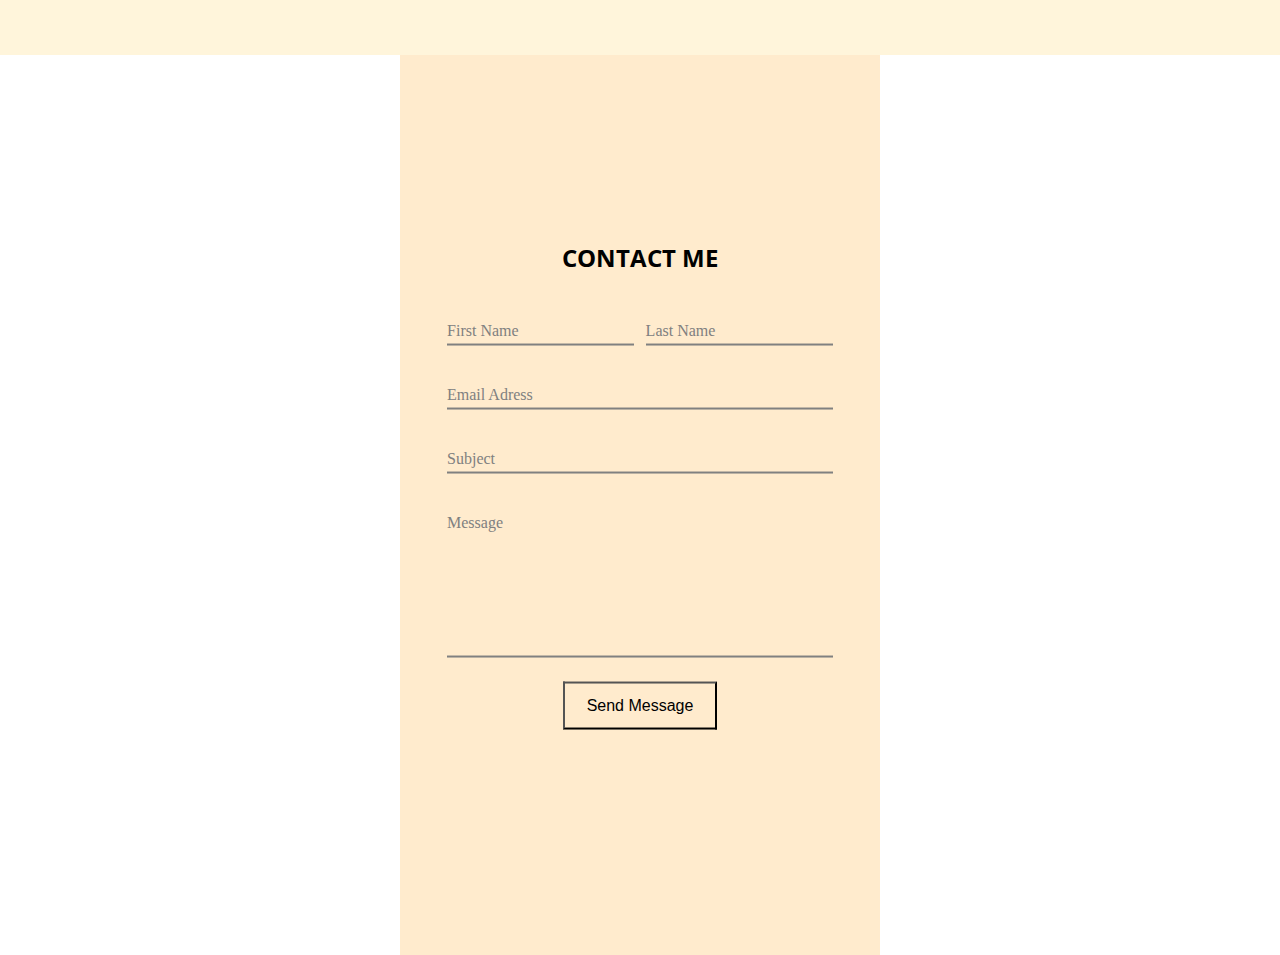
<file: Contact.html>
<!DOCTYPE html>
<html lang="en">
    <head>
        <script src="https://ajax.googleapis.com/ajax/libs/jquery/3.6.0/jquery.min.js"></script>
        <meta charset="utf-8" lang="en" />
        <meta name="viewport" content="width=device-width,initial-scale=1.0">
        <meta name="description" content="Nella Balog's contact-form" />
        <link rel="stylesheet" type="text/css" href="CSS/navbar.css"/>
        <link rel="stylesheet" type="text/css" href="CSS/Contact.css"/>
        <link rel="icon" href="Images/logo.png">
        <script src="https://www.google.com/recaptcha/api.js" async defer></script>
        <title>Balog Nella - Contact</title>
    </head>
    <body>
        <script src="Js/common.js"></script>
        <script>
            function ValidateEmail(inputText)
            {
                var mailformat = /^[a-zA-Z0-9.!#$%&'*+/=?^_`{|}~-]+@[a-zA-Z0-9-]+(?:\.[a-zA-Z0-9-]+)*$/;
                if(inputText.value.match(mailformat))
                {
                    event.preventDefault();
                }
            }
        </script>
        
        <div id="nav-placeholder"></div>
           
        <div class="contact-form">
            <div class="center">
                <h2>CONTACT ME</h2>
            
                <form name="form1" action="https://formsubmit.co/471984831846f2b8d0c9e8d671b461f3" method="POST">
                    <div class="flexbox">
                        <div class="inputdiv">
                            <input type="text"  name="firstname" value="" class="oneline field" placeholder="hold" required>
                            <label for="firstname" class="label-name"><span class="content">First Name</span></label>    
                        </div>  
                        <div class="space"></div>
                        <div class="inputdiv">
                            <input type="text"  name="lastname" value="" class="oneline field" placeholder="hold" required>
                            <label for="lastname" class="label-name"><span class="content">Last Name</span></label>    
                        </div> 
                    </div>
                    <div class="inputdiv">
                        <input type="email" name="email" value="" class="field" placeholder="hold" required>
                        <label for="email" class="label-name"><span class="content">Email Adress</span></label>    
                    </div>
                    <div class="inputdiv">
                        <input type="text" name="_subject" value=""  class="field" placeholder="hold" required>
                        <label for="subject" class="label-name"><span class="content">Subject</span></label>    
                    </div>
                    <div class="inputdiv message">
                        <textarea type="text" name="message" value=""  class="field" required id="message" rows="10" placeholder="hold"></textarea>
                        <label for="message" class="label-name"><span class="content">Message</span></label>    
                    </div>
                    <div class="inputdiv submitDiv">   
                        <button type="submit"  class="submit-btn" onclick="ValidateEmail(document.form1.message)">Send Message</button>
                    </div>
                    <input type="text" name="_honey" style="display:none">
                    <input type="hidden" name="_next" value="https://csicsi2000.github.io/Nella-weboldal/thanks.html">
                </form>
            </div>
        </div>
    </body>
</html>
</file>
<file: Gallery.html>
<!DOCTYPE html>
<html lang="en">
    <head>
        <script src="https://ajax.googleapis.com/ajax/libs/jquery/3.6.0/jquery.min.js"></script>
        <meta charset="utf-8" lang="en" />
        <meta name="viewport" content="width=device-width,initial-scale=1.0">
        <meta name="description" content="Nella Balog's Gallery" />
        <link rel="icon" href="Images/logo.png">
        <link rel="stylesheet" type="text/css" href="CSS/navbar.css"/>
        <link rel="stylesheet" type="text/css" href="CSS/Gallery.css"/>
        <title>Balog Nella - Gallery</title>
    </head>
    <body>
        <script src="Js/common.js"></script>
        <div id="nav-placeholder"></div>
        
        <div class="studio">
            <h3>Photos by JuliArt</h3>
            <div class="flex-container">
                <div class="column">  
                    <img loading='lazy' class="small" alt="Juliart Photostudio pictures of Nella Balog" src="Images/JuliArt/allo.jpg" onclick="onClick(this)">
                    <img loading='lazy' class="small" alt="Juliart Photostudio pictures of Nella Balog" src="Images/JuliArt/feherUlo.jpg" onclick="onClick(this)">
                </div>
                <div class="column">  
                    <img loading='lazy' class="small" alt="Juliart Photostudio pictures of Nella Balog" src="Images/JuliArt/allohat.jpg" onclick="onClick(this)">
                    <img loading='lazy' class="small" alt="Juliart Photostudio pictures of Nella Balog" src="Images/JuliArt/bordoUlo.jpg" onclick="onClick(this)">
                </div>
                <div class="column">
                    <img loading='lazy' class="small" alt="Juliart Photostudio picture of Nella Balog" src="Images/JuliArt/jobb.jpg" onclick="onClick(this)">
                    <img loading='lazy' class="small" alt="Juliart Photostudio picture of Nella Balog" src="Images/JuliArt/ulo.jpg" onclick="onClick(this)">
                </div>
                <div class="column">
                    <img loading='lazy' class="small" alt="Juliart Photostudio picture of Nella Balog" src="Images/JuliArt/bal.jpg" onclick="onClick(this)">
                    <img loading='lazy' class="small" alt="Juliart Photostudio picture of Nella Balog" src="Images/JuliArt/balnez.jpg" onclick="onClick(this)">
                </div>
            </div>
        </div>
        <div class="studio">
            <h3>Photos by Julia Severinsen - Scandinavian Cello School</h3>
                <div class="flex-container">
                <div class="column">
                    <img loading='lazy' loading="lazy" class="small" alt="Julia Severinsen picture of Nella Balog" src="Images/Scandinavian/jobbFal-min.jpg" onclick="onClick(this)">    
                </div>
                <div class="column">
                    <img loading='lazy' loading="lazy" class="small" alt="Julia Severinsen picture of Nella Balog" src="Images/Scandinavian/tenger-min.jpg" onclick="onClick(this)">
                </div>
                <div class="column">
                    <img loading='lazy' loading="lazy" class="small" alt="Julia Severinsen picture of Nella Balog" src="Images/Scandinavian/feherFal-min.jpg" onclick="onClick(this)">
                </div>
            </div>  
        </div>
        <div class="studio">
            <h3>Cello Akademie Rutesheim 2019</h3>
                <div class="flex-container">
                <div class="column">
                    <img loading='lazy' loading="lazy" class="small" alt="Rutesheim picture of Nella Balog" src="Images/Rutesheim/nella.jpg" onclick="onClick(this)">
                </div>
                <div class="column">
                    <img loading='lazy' loading="lazy" class="small" alt="Rutesheim picture of Nella Balog with Wen-Sinn Yang" src="Images/Rutesheim/wen.jpg" onclick="onClick(this)">
                </div>
                <div class="column">
                    <img loading='lazy' loading="lazy" class="small" alt="Rutesheim lesson"src="Images/Rutesheim/ora.jpg" onclick="onClick(this)">
                </div>
                <div class="column">
                    <img loading='lazy' loading="lazy" class="small" alt="Rutesheim concert"src="Images/Rutesheim/zenekar.jpg" onclick="onClick(this)">
                </div>
            </div>  
        </div>
        <div class="space">
            
        </div>
        
        <div id="fullPicture" >
            <div class="imageContainer">
              <img loading='lazy' id="BigImage">
            </div>
        </div>
          
        <script>
            document.getElementById("fullPicture").addEventListener('click',function(){
                this.style.display='none';
                enableScroll();
                document.getElementById("navbar").style.top = "0px";

            });

            function onClick(element) {
                document.getElementById("BigImage").src = element.src;
                document.getElementById("fullPicture").style.display = "flex";
                disableScroll();
                document.getElementById("navbar").style.top = "-60px";
            }

            function preventDefault(e) {
            e.preventDefault();
            }

            function preventDefaultForScrollKeys(e) {
            if (keys[e.keyCode]) {
                preventDefault(e);
                return false;
            }
            }

            // modern Chrome requires { passive: false } when adding event
            var supportsPassive = false;
            try {
            window.addEventListener("test", null, Object.defineProperty({}, 'passive', {
                get: function () { supportsPassive = true; } 
            }));
            } catch(e) {}

            var wheelOpt = supportsPassive ? { passive: false } : false;
            var wheelEvent = 'onwheel' in document.createElement('div') ? 'wheel' : 'mousewheel';

            // call this to Disable
            function disableScroll() {
            window.addEventListener('DOMMouseScroll', preventDefault, false); // older FF
            window.addEventListener(wheelEvent, preventDefault, wheelOpt); // modern desktop
            window.addEventListener('touchmove', preventDefault, wheelOpt); // mobile
            window.addEventListener('keydown', preventDefaultForScrollKeys, false);
            }

            // call this to Enable
            function enableScroll() {
            window.removeEventListener('DOMMouseScroll', preventDefault, false);
            window.removeEventListener(wheelEvent, preventDefault, wheelOpt); 
            window.removeEventListener('touchmove', preventDefault, wheelOpt);
            window.removeEventListener('keydown', preventDefaultForScrollKeys, false);
            }
        </script>
    </body>
</html>
</file>
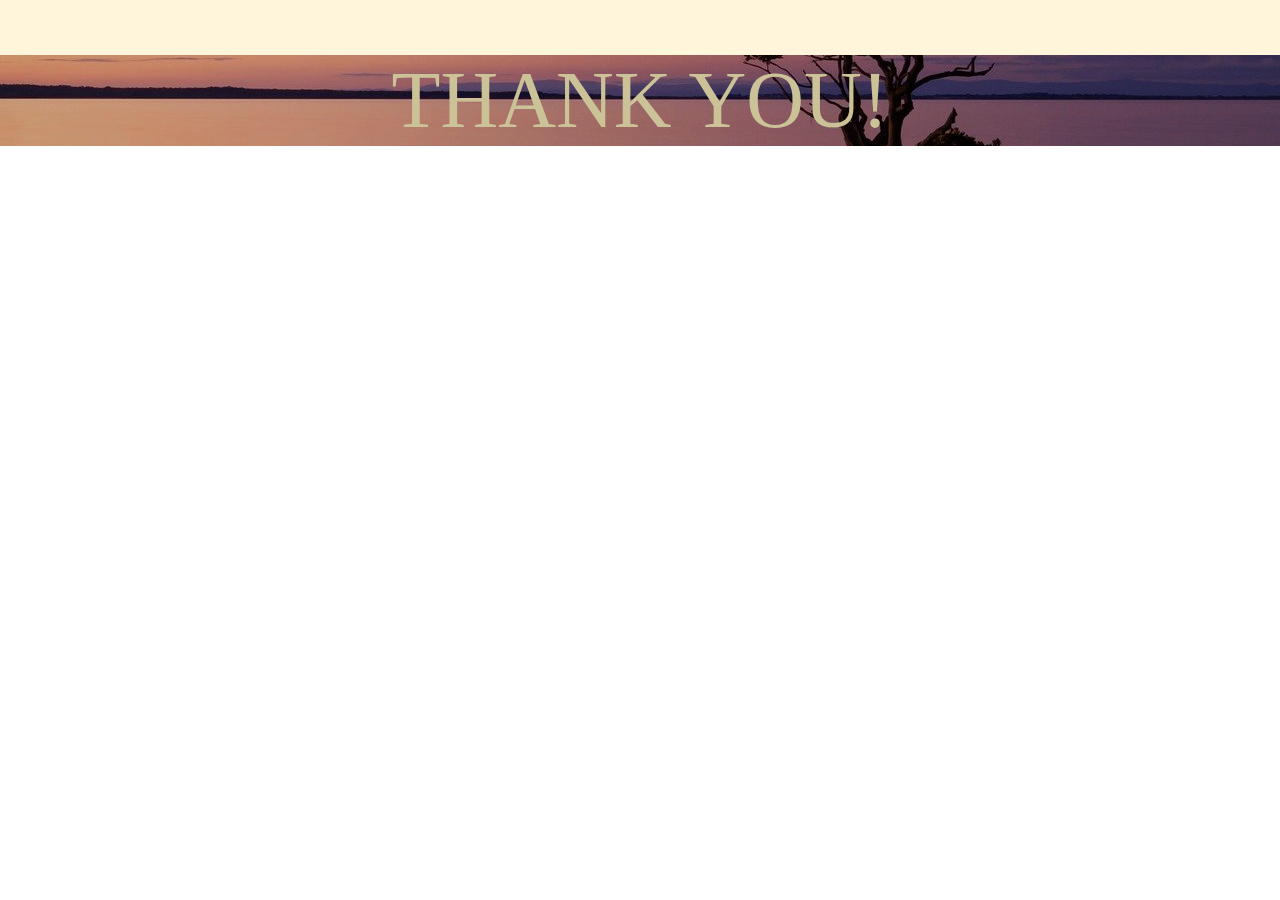
<file: thanks.html>
<!DOCTYPE html>
<html lang="en">
    <head>
        <script src="https://ajax.googleapis.com/ajax/libs/jquery/3.6.0/jquery.min.js"></script>
        <meta charset="utf-8" lang="en" />
        <meta name="viewport" content="width=device-width,initial-scale=1.0">
        <link rel="stylesheet" type="text/css" href="CSS/navbar.css"/>
        <link rel="stylesheet" type="text/css" href="CSS/thankyou.css"/>
        <title>Balog Nella - Gallery</title>
    </head>
    <body>
        <script src="Js/common.js">
        
        </script>
        <div id="nav-placeholder"></div>
        <div class="screen">
            <p>THANK YOU!</p>
        </div>
    </body>
</html>
</file>
<file: CSS/navbar.css>
:root{
    --background: #fff5db;
}

@import url('https://fonts.googleapis.com/css2?family=Open+Sans:wght@300;400&display=swap');

*{
    box-sizing: border-box;
    padding: 0px;
    margin: 0px;
}
html {
    overflow-x: hidden;
}
body {
    position: relative;
    min-height: 100vh;
}

img{
    alt: "Pic";
}

.afterNav{
    margin-top: 3.3rem;
    min-height: 100vh;
    max-width: 100vw;
}

.js-loading *,
.js-loading *:before,
.js-loading *:after {
  animation-play-state: paused !important;
}

.navMiddle{
    display: flex;
    flex-direction: row;
    width: 70vw;
    height: inherit;
    align-items: center;
    vertical-align: middle;
    margin: auto;
    max-height: inherit;
    min-height: inherit;
}
header{
    display: block;
}

.icons{
    position: relative;
    flex-basis: 30%;
    list-style: none;
    min-width: 100px;
    min-height: 22px;
}

.navigations{
    list-style: none;
    flex-basis: 70%;
    justify-content: space-around;
    width: 30%;
    display: flex;
    flex-direction: row;
    font-size: inherit;
    font-family: 'Open Sans', sans-serif;
}
.navigations > li > a{
    transition: 0.3s linear;
    text-transform: uppercase;
}
.navigations > li > a:hover{
    position: relative;
    color: #ff3c3c;
    font-size: 1.15em;
    transition: 0.2s linear;
}
.navigations >li{
    padding-right: 2.5vw;
}
.inline > li{
    display: inline-block;
    text-decoration: none;
    padding: auto;
    font-size: 1rem;
    margin: auto;
}
/* icons */
.icon{
    height: 2rem;
    width: 2rem;
    background-size: cover;
}

#instagram{
    transition: 0.2s linear;
    margin-left: 1rem;
    margin-right: 2rem;
    filter:brightness(0%);
}

#instagram:hover{
    filter: brightness(100%);
}

#youtube{
    background-image: url(..//Images/youtubeC.svg);
    transition: 0.2s linear;
    filter: grayscale(100%) contrast(2);;
}

#youtube:hover{
    filter: grayscale(0%);
}

a{
    color: black;   
    text-decoration: none;
}

.burger div{
    width: 25px;
    height: 3px;
    background-color: rgb(0, 0, 0);
    margin: 5px;
    transition: 0.3s linear;
}

.burger {
    position: fixed;
    right: 3vh;
    align-items: right;
    cursor: pointer;
    display: none;
}
img{
    box-shadow: 0 4px 8px 0 rgba(0, 0, 0, 0.2), 0 6px 20px 0 rgba(0, 0, 0, 0.19);
}
#navbar {
    position: fixed;
    opacity: 0;
    transform: translateY(-40%);
    background-color: var(--background);
    max-height: 55px;   
    max-width: 100vw; 
    height: 5rem;
    width: 100%;
    z-index: 10;
    animation: slideInNav 0.5s forwards;
    vertical-align: middle;
    justify-content: center;
    min-height: 40px;
    transition: 0.3s;
    top: 0px;
}
.nav-fill{
    max-height: 55px;   
    max-width: 100vw; 
    height: 5rem;
    background-color:   var(--background);
}

@keyframes slideInNav {
    100%{
        opacity: 1;
        transform: none;
    }
}
@media screen and (max-width: 1200px) and (min-width: 1001px){
    .inline > li{
        font-size: 1.2rem;
    }
    .navMiddle{
        width: 90%;
    }


    #instagram{
        margin-right: 5vw;
    }
}

@media screen and (max-width: 1000px) and (orientation: landscape){
    #navbar{
        height: 3rem;
        max-height: 3rem;
        width: 100%;
    }

    .nav-fill{
        height: 3rem;
        max-height: 3rem;
        width: 100%;
    }

    .afterNav{
        margin-top: 3rem;
        min-height: 150vh;
    }
    .navigations{
        width: 100%;
    }
    .navMiddle{
        width: 100%;
    }
    .icons{
        flex-basis: 20%;
    }
}
@media screen and (max-width: 800px) and (orientation: landscape){
    .navMiddle{
        width: 100vw;
    }

    .icon{
        margin-left: 1rem;
    }

    #instagram{
        margin: 0;
        margin-left: 1rem;
    }

    .navigations{
        transform: translateX(5%);
        width: 50%;
    }

    #navbar{
        opacity: 1;
        justify-content: flex-start;
    }
}
@media screen and (max-width: 1300px) and (orientation: portrait){
    body{
        overflow-x: hidden;
    }
    
    .navigations{
        position: fixed;
        right: 0px;
        height: 100vh;
        top: 6vh;
        background-color:   #ffe195;
        opacity: 0;
        flex-direction: column;
        align-items: center;
        width: 100%;
        transform: translateX(100%);
        transition: 0.5s ease-in;
        z-index: 10;
        justify-content: center;
    }

    .navigations > li{
        flex-basis: none;
        font-size: 5vh;
        line-height: 1em;
        margin: 0px;
        padding: 0px;
        margin-bottom: 10vh;
    }
   
    #navbar{
        height: 6vh;
        max-height: 6vh;
    }

    .nav-fill{
        height: 6vh;
        max-height: 6vh;
    }
    .navMiddle{
        width: 90%;

    }
    .icons{
        flex-basis: 50%;
    }
    .icon{
        width:  2rem;
        height: 2rem; 
        min-width: 22px;
        min-height: 22px;
    }
    .burger{
        display: block;
    }
    
    #toggle:checked ~ .navigations{
        opacity: 0.92;
        transform: translateX(0%);
        
    }

    #toggle:checked ~ .burger > .line1{
        transform:   rotate(45deg) translate(5px, 6px);
        width: 30px;
        transition: 0.3s linear;
    } 
    #toggle:checked ~ .burger > .line2{
        width: 0px;
        transition: 0.3s linear;
        opacity: 0;

    } 
    #toggle:checked ~ .burger > .line3{
        transform:   rotate(-45deg) translate(5px, -6px);
        width: 30px;
        transition: 0.3s linear;
    } 
    #instagram{
        margin-right: 5vw;
    }
}
</file>
<file: CSS/Home.css>
@import url('https://fonts.googleapis.com/css2?family=Damion&display=swap');

.nev{
    line-height: auto;
    text-align: right;
    padding-top: 4rem;
    height: auto;
    width: auto;
    padding-right: 15%;
}

#svg-nev{
    line-height: auto;
    text-align: right;
    padding-top: 4rem;
    height: 10rem;
    width: auto;
    animation: fill 0.5s ease forwards 2.7s;
}

@keyframes fill{
    from{
        fill: transparent;
    }
    to{
        fill: #fff5db;
    }
}

#svg-nev path:nth-child(1){
    stroke-dasharray: 1257;
    stroke-dashoffset: 1257;
    animation: line-anim 1s ease-in forwards;
}

#svg-nev path:nth-child(2){
    stroke-dasharray: 302;
    stroke-dashoffset: 302;
    animation: line-anim 1s ease-in forwards 0.2s;

}
#svg-nev path:nth-child(3){
    stroke-dasharray: 411;
    stroke-dashoffset:411 ;
    animation: line-anim 1s ease-in forwards 0.4s;

}
#svg-nev path:nth-child(4){
    stroke-dasharray:  411;
    stroke-dashoffset: 411;
    animation: line-anim 1s ease-in forwards 0.6s;

}
#svg-nev path:nth-child(5){
    stroke-dasharray:  381;
    stroke-dashoffset: 381;
    animation: line-anim 1s ease-in forwards 0.8s;

}
#svg-nev path:nth-child(6){
    stroke-dasharray: 1326;
    stroke-dashoffset: 1326;
    animation: line-anim 1s ease-in forwards 1s;

}
#svg-nev path:nth-child(7){
    stroke-dasharray: 381;
    stroke-dashoffset: 381;
    animation: line-anim 1s ease-in forwards 1.2s;
}
#svg-nev path:nth-child(8){
    stroke-dasharray: 411;
    stroke-dashoffset: 411;
    animation: line-anim 1s ease-in forwards 1.4s;
}
#svg-nev path:nth-child(9){
    stroke-dasharray: 356;
    stroke-dashoffset: 356;
    animation: line-anim 1s ease-in forwards 1.6s;
}
#svg-nev path:nth-child(10){
    stroke-dasharray: 664;
    stroke-dashoffset: 664;
    animation: line-anim 1s ease-in forwards 1.8s;
}

@keyframes line-anim{
    to{
        stroke-dashoffset: 0;
    }
}

.container{
    position: static;
    text-align: center;
    height: 100vh;
    max-width: 100%;
    background-image: url(../Images/uloFeher.jpg);
    background-position: top center;
    background-repeat: no-repeat;
    background-size: cover;
    padding: auto;
}

.felirat{
    color: #fff5db;
    vertical-align: middle;
    z-index: 2;
    font-family: 'Damion', cursive;
    max-width: inherit;
    font-size: 4rem;
    transition: 0.3s;
    
}

.cellist{
    font-family: sans-serif;
    font-size: 2rem;
    margin-right: 10rem;
    opacity: 0;
    animation: opacity 2s forwards;
    animation-delay: 2s;
    transform: translateY(-50%);
}
@keyframes opacity {
    0%{
        z-index: 0;
        opacity: 0;
    }
    100%{
        z-index: 0;
        opacity: 1;
    }
}

@media screen and (max-width: 1060px) and (orientation: landscape){
    .felirat{
        font-size: 3rem;
    }

    .nev{
        padding-right: 7vw;
    }

    #svg-nev{
        height: 7rem;
        padding-top: 2rem;
    }

    .cellist{
        margin-right: 7.5rem;
        font-size: 1.2rem;
    }
}
@media screen and (max-height: 600px) and (orientation: landscape){
    .nev{
        padding-top: 1rem;
        padding-right: 5vw;
    }
    #svg-nev{
        height: 5rem;
    }
    .cellist{
        margin-right: 4rem;
    }
    
}
@media screen and (max-width: 1050px) and (orientation: portrait){
    .felirat{
        text-align: center;
        font-size: 6rem;
    }

    .container{
        background-image: url(../Images/falMellettiCompressed.jpg);
        background-position: top left;
    }

    .nev{
        text-align: center;
        padding-top: 65vh;
        padding-right: 0px;
    }
    
    .cellist{
        margin-right:0px;
        font-size: 3rem;
    }
    #svg-nev{
        height: 15rem;
    }

}

@media  screen and (max-width: 750px) and (orientation: portrait){
    .container{
        position: static;
    }

    .felirat{
        font-size: 4rem;
    }

    .cellist{
        font-size: 2rem;
    }

    #svg-nev{
        height: 9rem;
    } 
}

@media  screen and (max-width: 400px) and (orientation: portrait){
    .felirat{
        font-size: 3rem;
    }

    .cellist{
        font-size: 1.7rem;
    }

    .nev{
        padding-top: 55vh;
    }
}


/* Animations */
</file>
<file: CSS/Biographie.css>
@import url('https://fonts.googleapis.com/css2?family=Roboto:wght@300&display=swap');

*{
    box-sizing: border-box;
}

img{
    width: 100%;
}
p{
    margin: 3rem;
    font-family: 'Open Sans', sans-serif;
    line-height: 1.7rem;
    font-size: 1.2rem;
}

.flex-container-column{
    display: flex;
    flex-direction: column;
}
.flex-container{
    margin: auto;
    margin-bottom: 1rem;
    display: flex;
    flex-direction: row;
    width: 80%;
    min-height: 20vh;
    
}


.flex-container:nth-child(even){
    flex-direction: row-reverse;
}

.flex-container > div{
    flex-basis: 50%;
    margin: 2em;
    align-items: center;
    padding: auto;
}

.flex-container:nth-child(odd) > *{
    animation: slideInKepLeft 1s ;
}

@keyframes slideInKepLeft {
    0%{ 
        transform: translateX(-30%);
        opacity: 0;
    }
    100%{
        opacity: 1;
    }
}

.flex-container:nth-child(even) > * {
    animation: slideInKepRight 1.5s ;
}

@keyframes slideInKepRight {
    0%{ 
        transform: translateX(30%);
        opacity: 0;
    }
    100%{
        
        opacity: 1;
        transform: translateX(0%);
    }
}

.biography{
    animation: slideIn 1.5s;
}

@keyframes slideIn {
    0%{ 
        transform: translateX(30%);
        opacity: 0;
    }
    100%{
        
        opacity: 1;
        transform: translateY(0%);
    }
}

.seged{
    width: 20vw;
    min-height: 19vw;
}

.polaroid {
    position: absolute;
    grid-column: 1/1;
    width: 25vw;
    max-width: 50%;
    background: #fff;
    padding: 3%;
    box-shadow: 0 0.2rem 1.2rem rgba(0,0,0,0.2);
    transition: all 0.3s;
    top: 0px
}


.elso{
    top:15%;
    transform: rotate(-10deg);
}
.masodik{
    top:5%;
    left: 30%;
}

.harmadik{
    top:15%;
    transform: rotate(10deg);
    left: 60%;
} 

.polaroid > img{
    max-width: 100%;
    height: auto;
    width: 100%;
    object-fit: cover;
}


.polaroid:hover{
    transition: 0.3s;
    z-index: 3;
    transform: scale(1.3) rotate(0deg);
    
}

.caption {
    font-size: 1em;
    text-align: center;
    height: 3%;
    min-height: 3%;
    color: white;
}

.kep {
    width: 50%;
    margin-top: 2rem;
    position: relative;
    display: inline;
}

.text{
    line-height: 100%;
}

.button{
    text-align: center;
    display: flex;
    justify-content: center;
    margin-bottom: 3rem;
    animation: slideInKepRight 1.5s ;
    
}
.download{
    background-color: white;
    height: 3rem;
    width: 18rem;
    font-size: 1.7rem;
    font-family: 'Roboto', sans-serif;
    min-width: 150px;
    transition: 0.3s;
    box-shadow: none;
    margin: auto;
    margin-top: 2rem;
    text-align: center;
    font-weight: 600;
}
.download:hover{
    color: rgb(255, 213, 149);
    transform: scale(1.1);
}
@media screen and (max-width: 1400px) and (orientation: landscape){
    p{
        margin:1.2rem;
    }

    .flex-container{
        margin-bottom: 0px;
    }
}
@media screen and (max-width: 1200px) and (orientation: landscape){
    .kep{
        text-align: center;
    }
    .polaroid > img{
        width: 60%;
    }
    
}


@media  screen and (max-width: 1200px){

    .flex-container:nth-child(odd), .flex-container:nth-child(even){
        flex-direction: column;
    }
    .flex-container-column{
        justify-content: center;
        margin-top: 3.5rem;
    }
    .caption{
        display: none;
    }
    
    .polaroid{
        position: static;
        width: 40%;
        max-width: 30vw;
        padding: 0;
        transform: none;
        top: auto;
        display: inline;
        box-shadow: none;
    }


    .flex-container > div{
        flex-basis: 100%;
        margin: auto;
        margin-top: 1rem;
        justify-content: center;
    }
    
    .kep{
        width: 90%;
        position: static;
        margin: auto;
        display: inline;
        align-items: center;
    }
    
    p{
        width: 90%;
        line-height: 1.5rem;
        font-size: 1.2rem;
        margin: auto;
        padding: auto;
    }

    .flex-container{
        justify-content: center;
        margin: auto;
        width: 95%;
        min-height:1px;
    }

    .flex-container:nth-child(odd) > .kep{
        transform: none;
    }

    .kep{
        display: none;
    }

}
</file>
<file: CSS/Contact.css>
@import url('https://fonts.googleapis.com/css2?family=Open+Sans&display=swap');

.contact-form{
    margin: auto;
    padding: 2vw;
    background-color: blanchedalmond;
    text-align: center;
    width: 100%;
    max-width: 30rem;
    min-height: inherit;
    animation: opacity 1s linear;
    display: flex;
    justify-content: center;
    flex-direction: column;
    
}

@keyframes opacity{
    0%{
        opacity: 0;
    }
    100% {
        opacity: 100%;
    }
}

form{
    margin: auto;
    text-align: center;
    width: 90%;
    max-width: 40rem;
}


.inputdiv{
    position: relative;
    width: 100%;
    height: 2.5rem;
    margin-top: 1.5rem;
    transition: 0.5s;
}

.inputdiv:focus-within{
    transform: scale(1.05);
}

.flexbox > .inputdiv{
    margin-top: 0px;
    flex-basis: 50%;
}

.space{
    width: 3%;
}

.label-name{
    position: absolute;
    left: 0;
    top: 1rem;
    pointer-events: none;
    color:gray;
    transform-origin: 0 0;
    transition: 0.3s;
}

.field:focus + .label-name, 
.field:not(:placeholder-shown) + .label-name{
    transform: translateY(-1.3rem)  scale(0.9);
    color: black;
}

.form label::after{
    content: none;
    position: absolute;
    height: 100%;
    width: 100%;
}


input, textarea{
    display: block;
    width: 100% ;  
    position: absolute;
    bottom: 0;
    left: 0;
    min-height: 1.5rem;
    background-color: transparent;
    border: none;
    border-bottom: 2px solid gray;
    bottom: 0px;
    transition: 0.5s;
    resize: none;
}

input::placeholder, textarea::placeholder{
    color: transparent;
}

input:focus, textarea:focus{
    outline: none;
    border-color: rgb(214, 132, 8);
}

.flexbox{
    display: flex;
    height: 2.5rem;
    margin-top: 2rem;
}
.center{
    transform: translateY(-7%);
}
.oneline{
    width: 100%;
    flex-basis: 50%; 
    display: inline-block;
}

.message{
    height: 10rem;
}
#message{
    height: 9rem;
}

#message::placeholder{
    position: relative;
    top: 0;
    margin: 0px;
    padding: 0px;
}
.recaptcha{
    display: block;
    min-height: 80px;
}

.g-recaptcha{
    display: inline-block;
    padding: auto;
}

.submitDiv{
    display: flex;
    justify-content: center;
    height: auto;
}
.submit-btn{
    width: 40%;
    margin: auto;
    min-height: 30px;
    height: 3rem;
    background-color: blanchedalmond;
    transition: 0.3s;
    font-size: 1rem;
}

.submit-btn:hover{
    background-color: rgb(255, 224, 179);
    border-radius: 50px;
}

.status{
    color: green;
}

.status span{
    color: red;
}

h2{
    font-family: 'Open Sans', sans-serif;
    padding-top: 2rem;
}
</file>
<file: CSS/Gallery.css>
@import url('https://fonts.googleapis.com/css2?family=Open+Sans&display=swap');
@import url('https://fonts.googleapis.com/css2?family=Lato&display=swap');

h3{
    font-family: 'Lato', sans-serif;
    font-size: 1.5rem;
    padding-bottom: 2rem;
}



.studio{
    width: 90%;
    margin: auto;
    text-align: center;
    max-width: 70rem;
    padding-top: 2rem;
}
.studio + .studio{
    padding-top: 5rem;
}

.flex-container {
    display: flex;
    flex-wrap: wrap;
    padding: 0 4px;
}
.column {
    flex: 25%;
    max-width: 25%;
    padding: 0 4px;
}

.small {
    width: 100%;
    margin-top: 8px;
    transition: 0.3s;
    z-index: 0;
    vertical-align: middle;
}

.small:hover{
    transform: scale(1.05);
}


h3, .small{
    opacity: 0;
    animation: fadeIn 0.3s forwards;
}
@keyframes fadeIn{
    0%{
        opacity: 0;
    }
    100%{
        opacity: 1;
    }
}

#BigImage{
    max-height: 90vh;
    max-width: 96vw;
}

.imageContainer{
    height: 90%;
    display: flex;
    justify-content: center;
    align-items: center;
}

#fullPicture{
    position: fixed;
    top: 0;
    right: 0;
    height: 100%;
    width: 100%;
    display: none;
    z-index: 1;
    background-color: rgb(0,0,0);
    background-color: rgba(0,0,0,0.9); 
    justify-content: center;
    align-items: center;
    object-fit: contain;
}

.space{
    min-height: 10rem;
}


@media screen and (max-width: 800px) {
    .column {
      flex: 50%;
      max-width: 50%;
    }
    .small:hover{
        transform: scale(1.03);
    }
}

/* Responsive layout - makes the two columns stack on top of each other instead of next to each other */
@media screen and (max-width: 600px) {
    .column {
        flex: 100%;
        max-width: 100%;
    }

    h3{
        font-size: 1.2rem;
    }
}
</file>
<file: CSS/thankyou.css>
.screen{
    background-image: url("../Images/sunset.jpg");
    background-position: right;
    height: 100%;
    size: cover;
    filter: brightness(80%);
    text-align: center;
    vertical-align: middle;
    display: flex;
    align-items: center;
}

p{
    color: #fff3be;
    display: block;
    font-size: 5rem;
    margin: auto;
    padding: auto;
}
</file>
